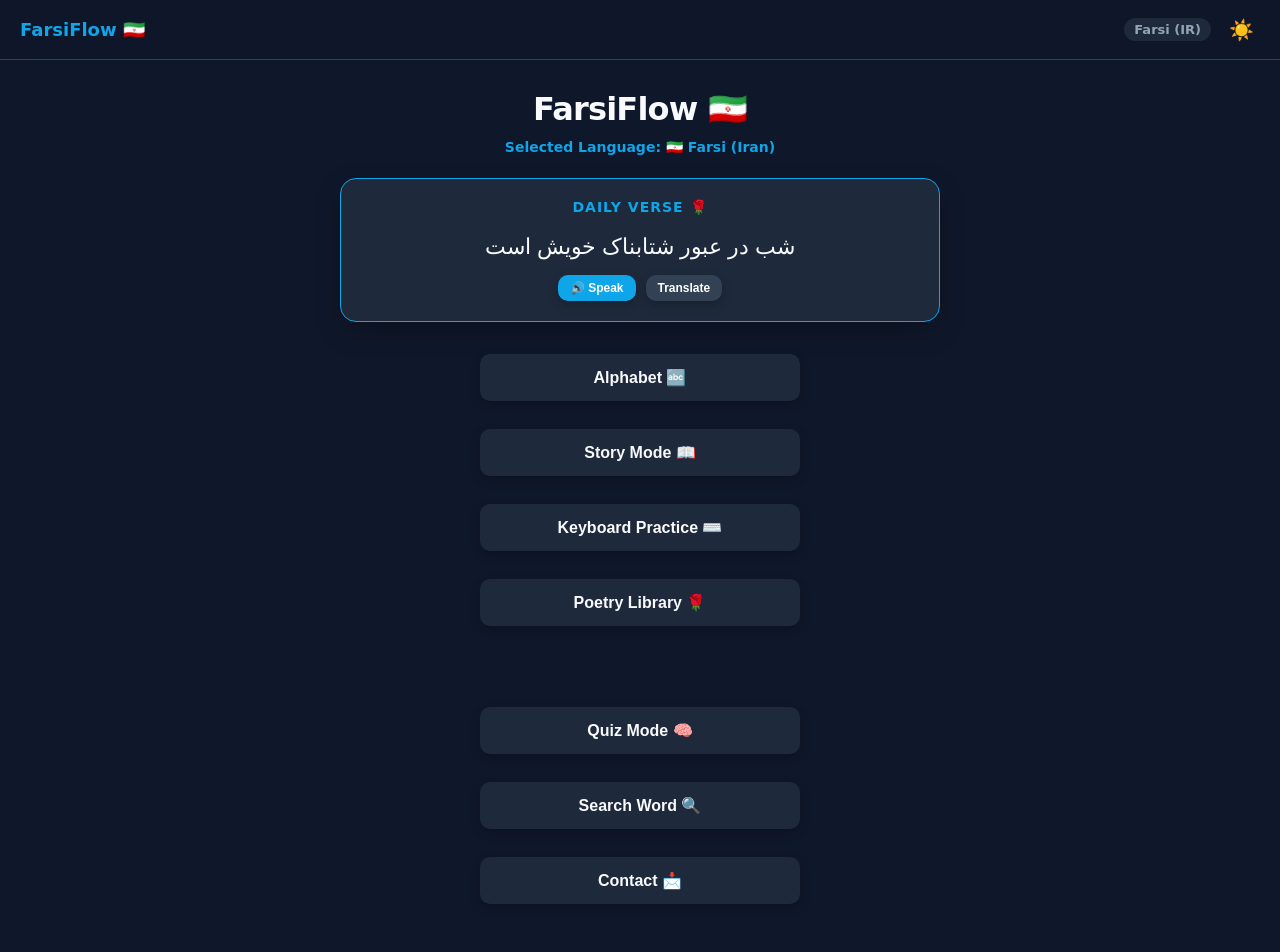
<file: index.html>
<!DOCTYPE html>
<html lang="en">
<head>
  <meta charset="UTF-8">
  <meta name="viewport" content="width=device-width, initial-scale=1.0">
  <title>FarsiFlow — Learn Persian</title>
  <meta name="description" content="Learn Persian (Farsi) alphabets, vocabulary, stories, and poetry with interactive tools. Free language learning PWA.">
  <link rel="stylesheet" href="style.css">
  <link rel="manifest" href="manifest.json">
  <meta name="theme-color" content="#0ea5e9">
  <link rel="icon" type="image/png" sizes="192x192" href="icon-192.png">
  <link rel="icon" type="image/png" sizes="512x512" href="icon-512.png">
  <link rel="apple-touch-icon" href="icon-192.png">
  <meta name="apple-mobile-web-app-capable" content="yes">
  <meta name="apple-mobile-web-app-status-bar-style" content="black-translucent">
  <meta name="apple-mobile-web-app-title" content="FarsiFlow">
</head>

<body>

  <div class="container">
    <h1>FarsiFlow 🇮🇷</h1>
    <p id="currentDialect" style="font-weight: 600; font-size: 14px; margin-bottom: 20px; color: var(--color-primary);"></p>

    <!-- Daily Verse Card -->
    <div class="daily-verse-card" id="dailyVerseCard" style="display:none;">
      <h3>Daily Verse 🌹</h3>
      <div id="dailyVerseArabic" class="daily-verse-arabic">...</div>
      <div id="dailyVerseTranslation" class="daily-verse-translation" style="display:none;">...</div>
      <div class="daily-verse-actions">
        <button class="action-btn" onclick="speakDailyVerse()" style="padding:6px 12px; font-size:12px; margin:0;">🔊 Speak</button>
        <button class="action-btn" onclick="toggleDailyVerseTranslation()" style="padding:6px 12px; font-size:12px; margin:0; background:var(--bg-accent);">Translate</button>
      </div>
    </div>

    <!-- Continue Reading Progress Card -->
    <div class="continue-reading-card" id="continueReadingCard" style="display:none;">
      <h3>Continue Reading 📖</h3>
      <div id="continueReadingTitle" class="continue-reading-title"></div>
      <div id="continueReadingDetails" class="continue-reading-details"></div>
      <div class="continue-reading-progress-container">
        <div id="continueReadingProgressBar" class="continue-reading-progress-bar"></div>
      </div>
      <button class="continue-reading-btn" onclick="resumeReading()">Resume Progress →</button>
    </div>

    <div class="level-buttons">


      <!-- Characters Section -->
      <button onclick="openCharacters()">Alphabet 🔤</button>

      <!-- Dialects Section -->
      <button onclick="goToStories()">Story Mode 📖</button>

      <!-- New Features -->
      <button onclick="location.href='typing.html'">Keyboard Practice ⌨️</button>
      <button onclick="location.href='poetry.html'">Poetry Library 🌹</button>

      <hr>

      <!-- Features -->
      <button onclick="location.href='quiz.html'">Quiz Mode 🧠</button>
      <button onclick="location.href='search.html'">Search Word 🔍</button>
      <button onclick="location.href='contact.html'">Contact 📩</button>

    </div>
  </div>

  <script>

    // ===== SHOW SELECTED DIALECT =====
    const dialect = localStorage.getItem("selectedDialect") || "farsi";

    const dialectNames = {
      farsi: "🇮🇷 Farsi (Iran)",
      dari: "🇦🇫 Dari (Afghanistan)",
      pashto: "🇦🇫 Pashto"
    };

    document.getElementById("currentDialect").innerText =
      "Selected Language: " + (dialectNames[dialect] || "Farsi");

    // ===== LOAD SAVED PROGRESS =====
    function loadReadingProgress() {
      const card = document.getElementById("continueReadingCard");
      const lastStoryKey = localStorage.getItem("lastReadStoryKey");
      if (!lastStoryKey) {
        card.style.display = "none";
        return;
      }
      
      const progressSaved = localStorage.getItem("readingProgress_" + lastStoryKey);
      if (!progressSaved) {
        card.style.display = "none";
        return;
      }
      
      try {
        const progress = JSON.parse(progressSaved);
        
        if (progress && progress.title) {
          let title = progress.title;
          if (title.includes("(")) {
            title = title.split("(")[0].trim();
          }
          
          document.getElementById("continueReadingTitle").innerText = title;
          
          const chDisplay = progress.chapter >= 0 ? progress.chapter + 1 : 1;
          const totalChapters = progress.chaptersCount || 1;
          const scrollPercent = progress.scroll || 0;
          
          document.getElementById("continueReadingDetails").innerText = 
            `Chapter ${chDisplay} of ${totalChapters} • ${scrollPercent}% complete`;
            
          const overallPercent = Math.round(((progress.chapter + (scrollPercent / 100)) / totalChapters) * 100);
          document.getElementById("continueReadingProgressBar").style.width = overallPercent + "%";
          
          card.style.display = "block";
          
          window.resumeReading = function() {
            localStorage.setItem("currentStory", lastStoryKey);
            window.location.href = "storyViewer.html";
          };
        } else {
          card.style.display = "none";
        }
      } catch (err) {
        console.error("Error loading reading progress:", err);
        card.style.display = "none";
      }
    }

    // Call progress loader on startup
    loadReadingProgress();

    function openCharacters() {
      localStorage.setItem("level", "basic");
      window.location.href = "characters.html";
    }

    function goToStories() {
      window.location.href = "dialect.html";
    }

    // ===== DAILY VERSE CONTROLLER =====
    let dailyVerseText = "";
    
    async function loadDailyVerse() {
      try {
        const res = await fetch("poetry_farsi.json");
        const json = await res.json();
        if (json.poems && json.poems.length > 0) {
          // Use day of the year to pick a stable verse index
          const dayOfYear = Math.floor((new Date() - new Date(new Date().getFullYear(), 0, 0)) / 86400000);
          const poem = json.poems[dayOfYear % json.poems.length];
          const verse = poem.verses[dayOfYear % poem.verses.length];
          
          dailyVerseText = verse.farsi;
          
          document.getElementById("dailyVerseArabic").innerText = verse.farsi;
          document.getElementById("dailyVerseTranslation").innerText = verse.english;
          document.getElementById("dailyVerseCard").style.display = "block";
        }
      } catch (e) {
        console.log("Could not load daily verse:", e);
      }
    }

    window.speakDailyVerse = function() {
      if (!dailyVerseText) return;
      speechSynthesis.cancel();
      const utterance = new SpeechSynthesisUtterance(dailyVerseText);
      utterance.lang = "fa-IR";
      const voices = speechSynthesis.getVoices();
      const faVoice = voices.find(v => v.lang.startsWith("fa") || v.lang.startsWith("fa-IR"));
      if (faVoice) {
        utterance.voice = faVoice;
      }
      speechSynthesis.speak(utterance);
    };

    window.toggleDailyVerseTranslation = function() {
      const el = document.getElementById("dailyVerseTranslation");
      if (el) {
        el.style.display = el.style.display === "none" ? "block" : "none";
      }
    };

    // Load Daily Verse on startup
    loadDailyVerse();

    // ===== SERVICE WORKER REGISTRATION =====
    if ("serviceWorker" in navigator) {
      window.addEventListener("load", () => {
        navigator.serviceWorker.register("sw.js")
          .then(reg => console.log("Service Worker registered!", reg))
          .catch(err => console.log("Service Worker registration failed:", err));
      });
    }

  </script>
  <script src="layout.js"></script>
</body>
</html>
</file>
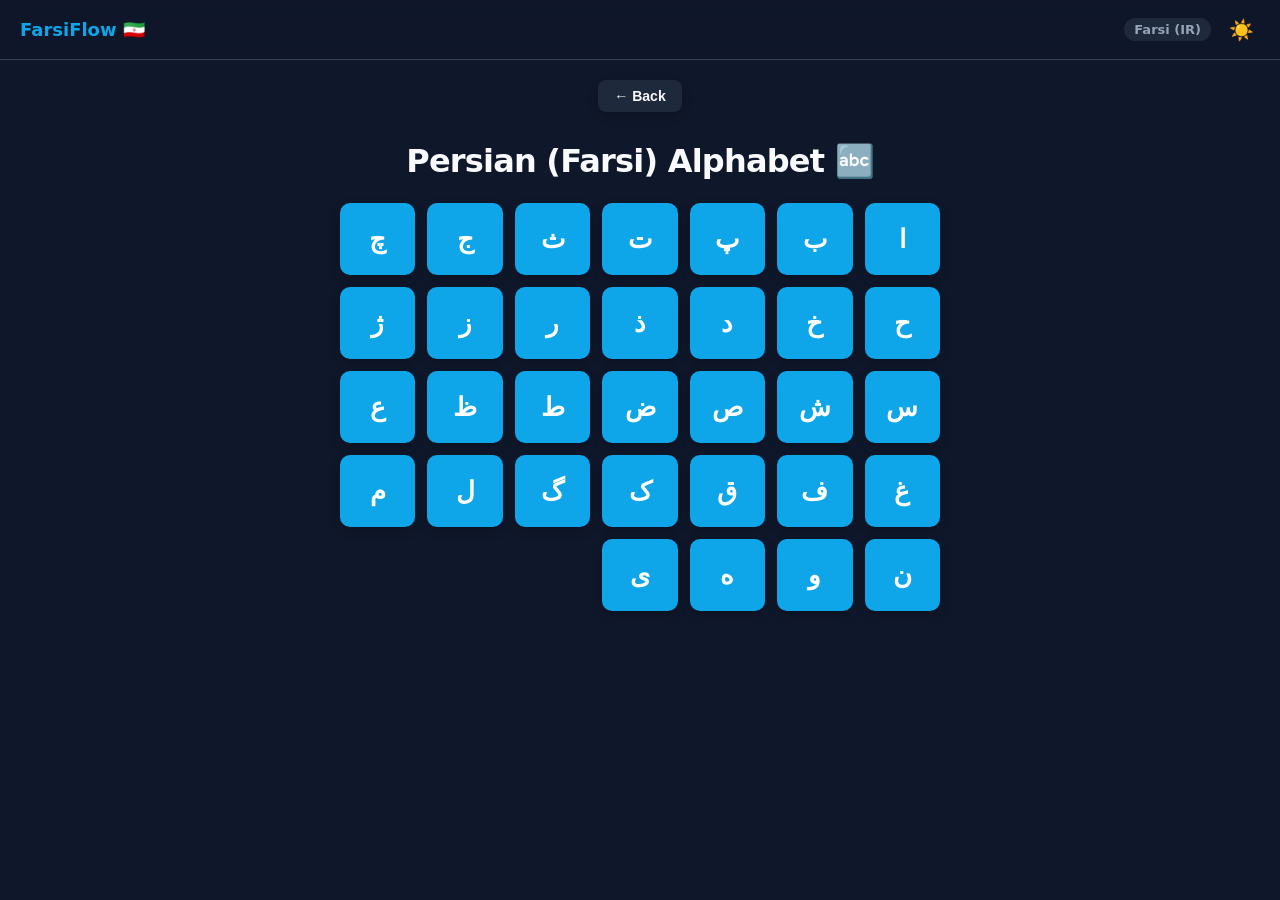
<file: characters.html>
<!DOCTYPE html> 
<html lang="en">
<head>
  <meta charset="UTF-8">
  <meta name="viewport" content="width=device-width, initial-scale=1.0">
  <title>FarsiFlow - Characters</title>
  <link rel="stylesheet" href="style.css">
  <link rel="manifest" href="manifest.json">
  <meta name="theme-color" content="#0ea5e9">
</head>

<body>

  <button class="back-btn" onclick="goBack()">← Back</button>

  <div class="container">
    <h1>Persian (Farsi) Alphabet 🔤</h1>

    <!-- Character List -->
    <div id="characterList" dir="rtl"></div>
  </div>

  <script src="characters.js"></script>

  <script>
    function goBack() {
      window.history.back();
    }
  </script>
  <script src="layout.js"></script>
</body>
</html>
</file>
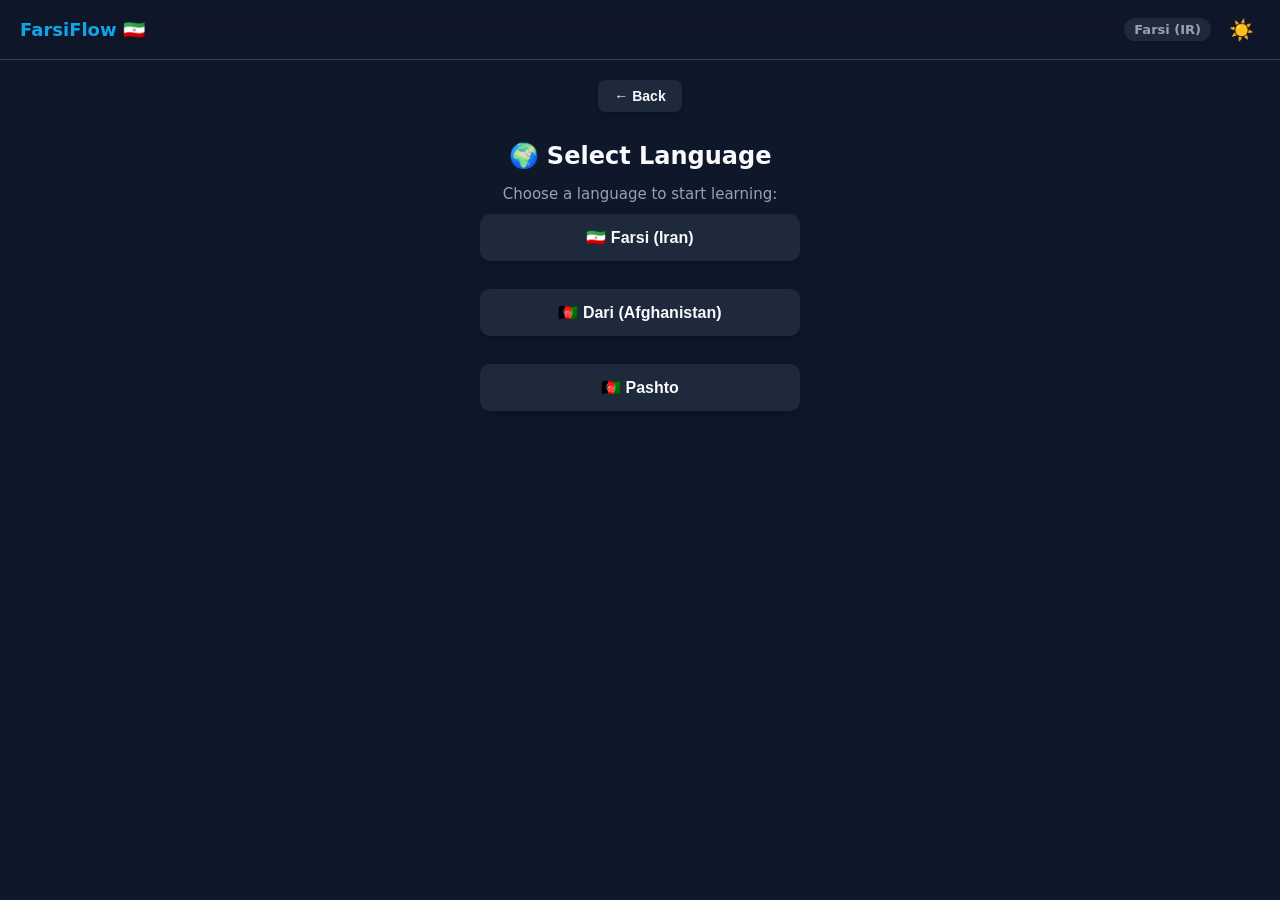
<file: dialect.html>
<!DOCTYPE html>
<html lang="en">
<head>
  <meta charset="UTF-8">
  <meta name="viewport" content="width=device-width, initial-scale=1.0">
  <title>Languages | FarsiFlow</title>
  <link rel="stylesheet" href="style.css">
  <link rel="manifest" href="manifest.json">
  <meta name="theme-color" content="#0ea5e9">
</head>

<body>

<button class="back-btn" onclick="goBack()">← Back</button>

<div class="container">
  <h2>🌍 Select Language</h2>
  <p>Choose a language to start learning:</p>

  <div class="level-buttons">

    <button onclick="selectLanguage('farsi')">
      🇮🇷 Farsi (Iran)
    </button>

    <button onclick="selectLanguage('dari')">
      🇦🇫 Dari (Afghanistan)
    </button>

    <button onclick="selectLanguage('pashto')">
      🇦🇫 Pashto
    </button>

  </div>
</div>

<script>
function goBack() {
  window.history.back();
}

// ✅ SELECT LANGUAGE
function selectLanguage(type) {
  localStorage.setItem("selectedDialect", type);

  // optional debug
  console.log("Selected:", type);

  // go to stories
  window.location.href = "stories.html";
}
</script>
<script src="layout.js"></script>
</body>
</html>
</file>
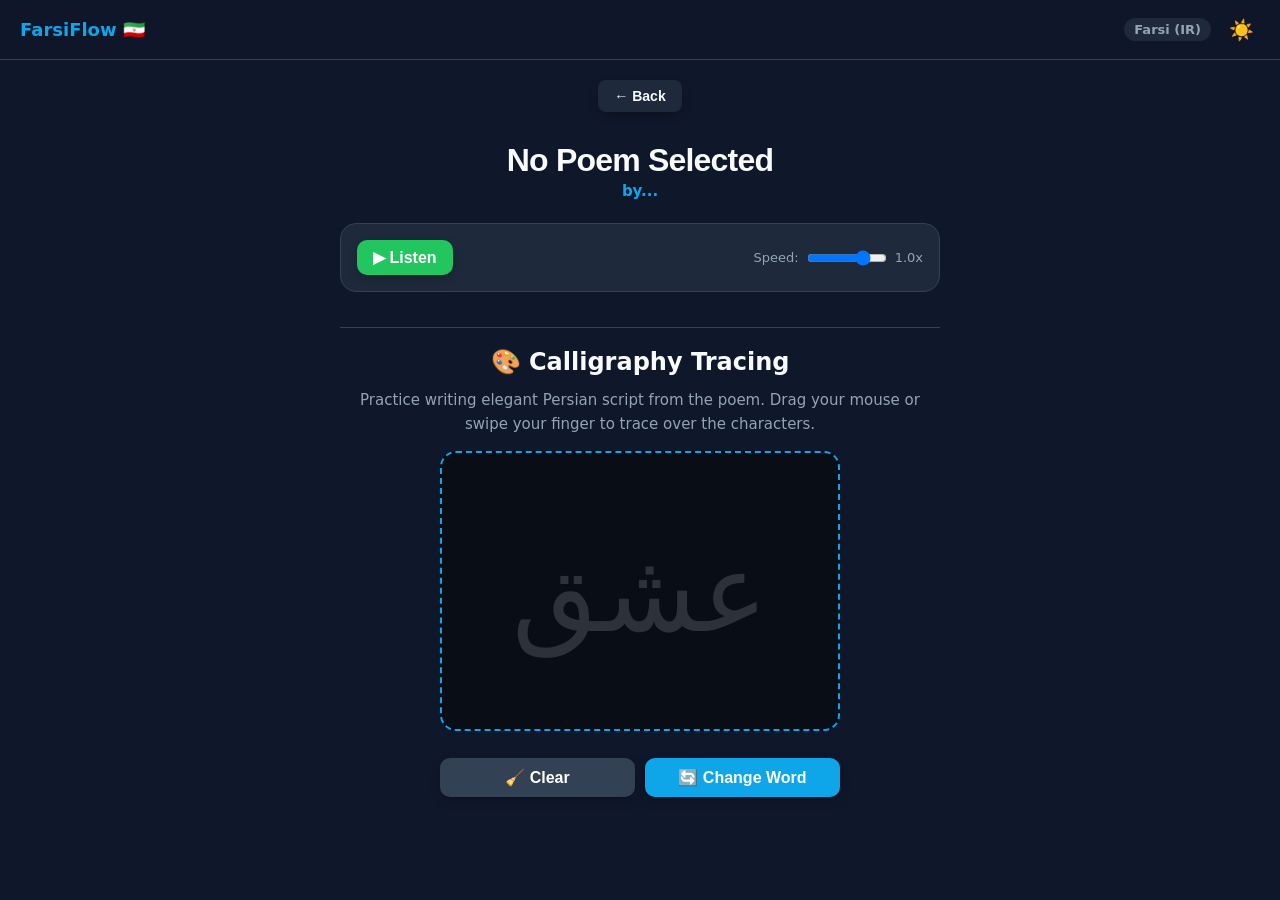
<file: poemViewer.html>
<!DOCTYPE html>
<html lang="en">
<head>
  <meta charset="UTF-8">
  <meta name="viewport" content="width=device-width, initial-scale=1.0">
  <title>Poem Reader | FarsiFlow</title>
  <link rel="stylesheet" href="style.css">
  <link rel="manifest" href="manifest.json">
  <meta name="theme-color" content="#0ea5e9">
</head>
<body>

<button class="back-btn" onclick="goBack()">← Back</button>

<div class="container">
  <h1 id="poemTitle" style="font-family: var(--font-arabic); direction: rtl; text-align: center;">Loading Poem...</h1>
  <p id="poemSubtitle" style="margin-top:-8px; margin-bottom: 20px; font-weight:600; color: var(--color-primary);">by...</p>

  <!-- Audio playback settings bar -->
  <div class="audio-controls-panel">
    <div class="audio-buttons">
      <button onclick="playFullPoem()" id="playPoemBtn" style="width:auto; padding:8px 16px; margin:0; background: var(--color-success);">▶ Listen</button>
      <button onclick="stopPoemSpeech()" id="stopPoemBtn" style="width:auto; padding:8px 16px; margin:0; background: var(--color-error); display:none;">⏹ Stop</button>
    </div>
    <div class="speed-control">
      <span>Speed:</span>
      <input type="range" id="speechSpeed" min="0.4" max="1.2" step="0.2" value="1.0" onchange="updateSpeedDisplay()">
      <span id="speedValue">1.0x</span>
    </div>
  </div>

  <!-- Poetry Verses List Container -->
  <div class="poem-viewer-container" id="poemVersesContainer"></div>

  <hr>

  <!-- Calligraphy Tracing Canvas Section -->
  <h2>🎨 Calligraphy Tracing</h2>
  <p>Practice writing elegant Persian script from the poem. Drag your mouse or swipe your finger to trace over the characters.</p>

  <div class="canvas-wrapper">
    <canvas id="tracingCanvas" width="380" height="280"></canvas>
    <div class="canvas-guidance" id="canvasGuidance">عشق</div>
  </div>
  
  <div class="canvas-controls">
    <button onclick="clearCanvas()" style="background: var(--bg-accent);">🧹 Clear</button>
    <button onclick="toggleGuidanceWord()" style="background: var(--color-primary);">🔄 Change Word</button>
  </div>
</div>

<!-- Word detailed bottom sheet definitions modal -->
<div id="popup" style="display:none;"></div>

<script src="https://code.responsivevoice.org/responsivevoice.js?key=FREE"></script>
<script src="poemViewer.js"></script>
<script>
function goBack() {
  window.history.back();
}
</script>
<script src="layout.js"></script>
</body>
</html>
</file>
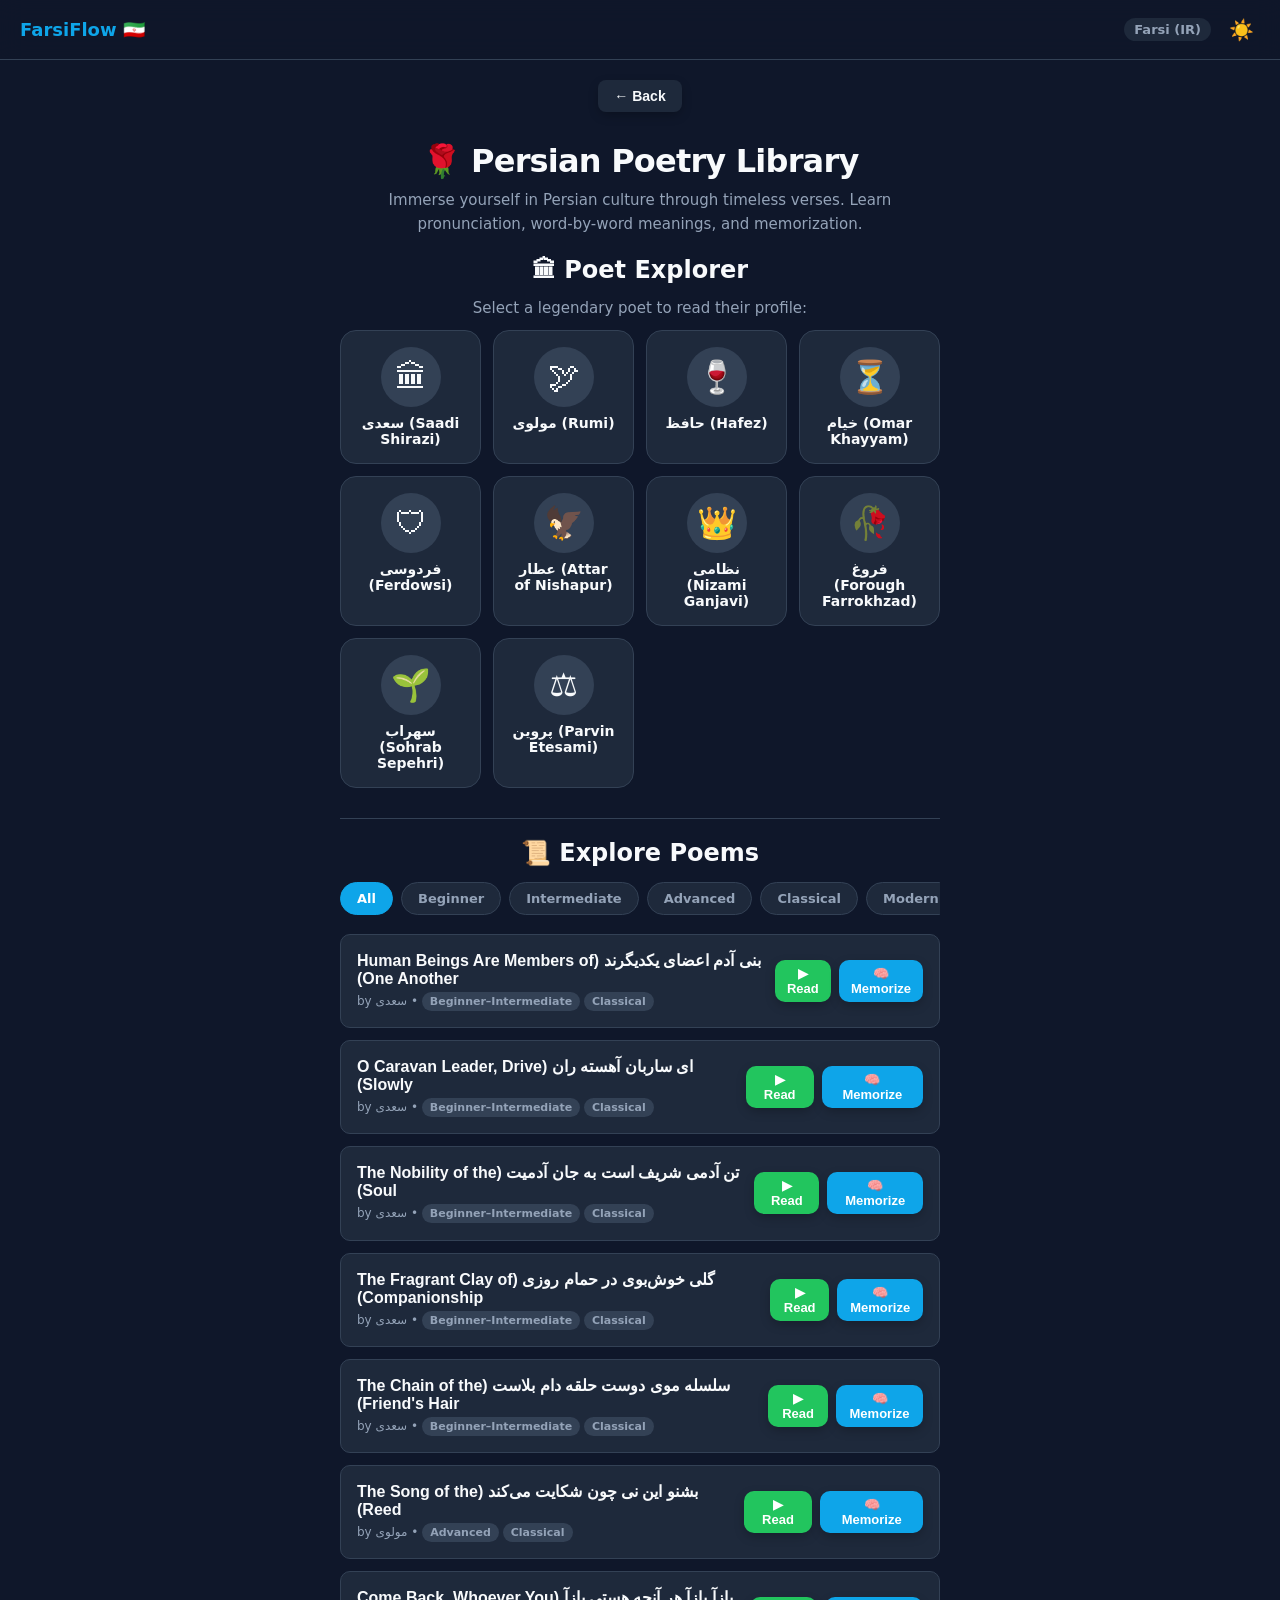
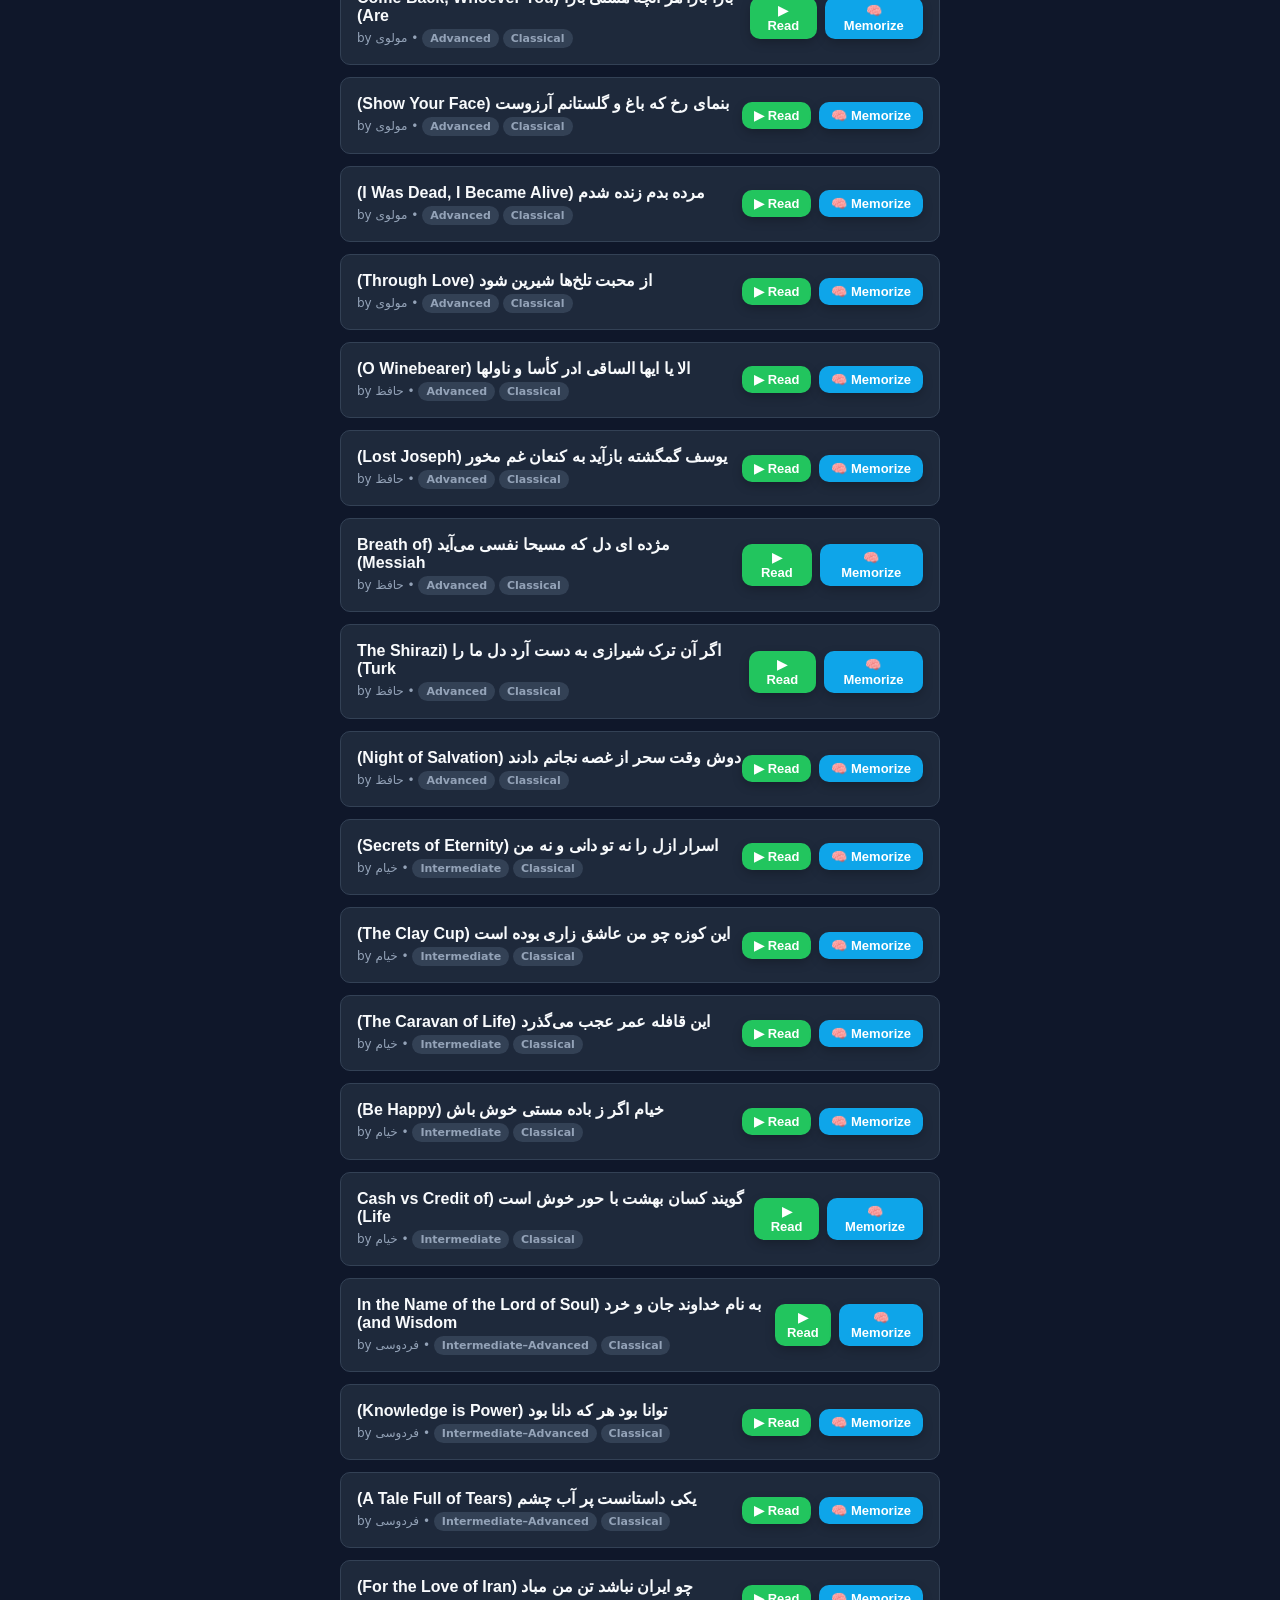
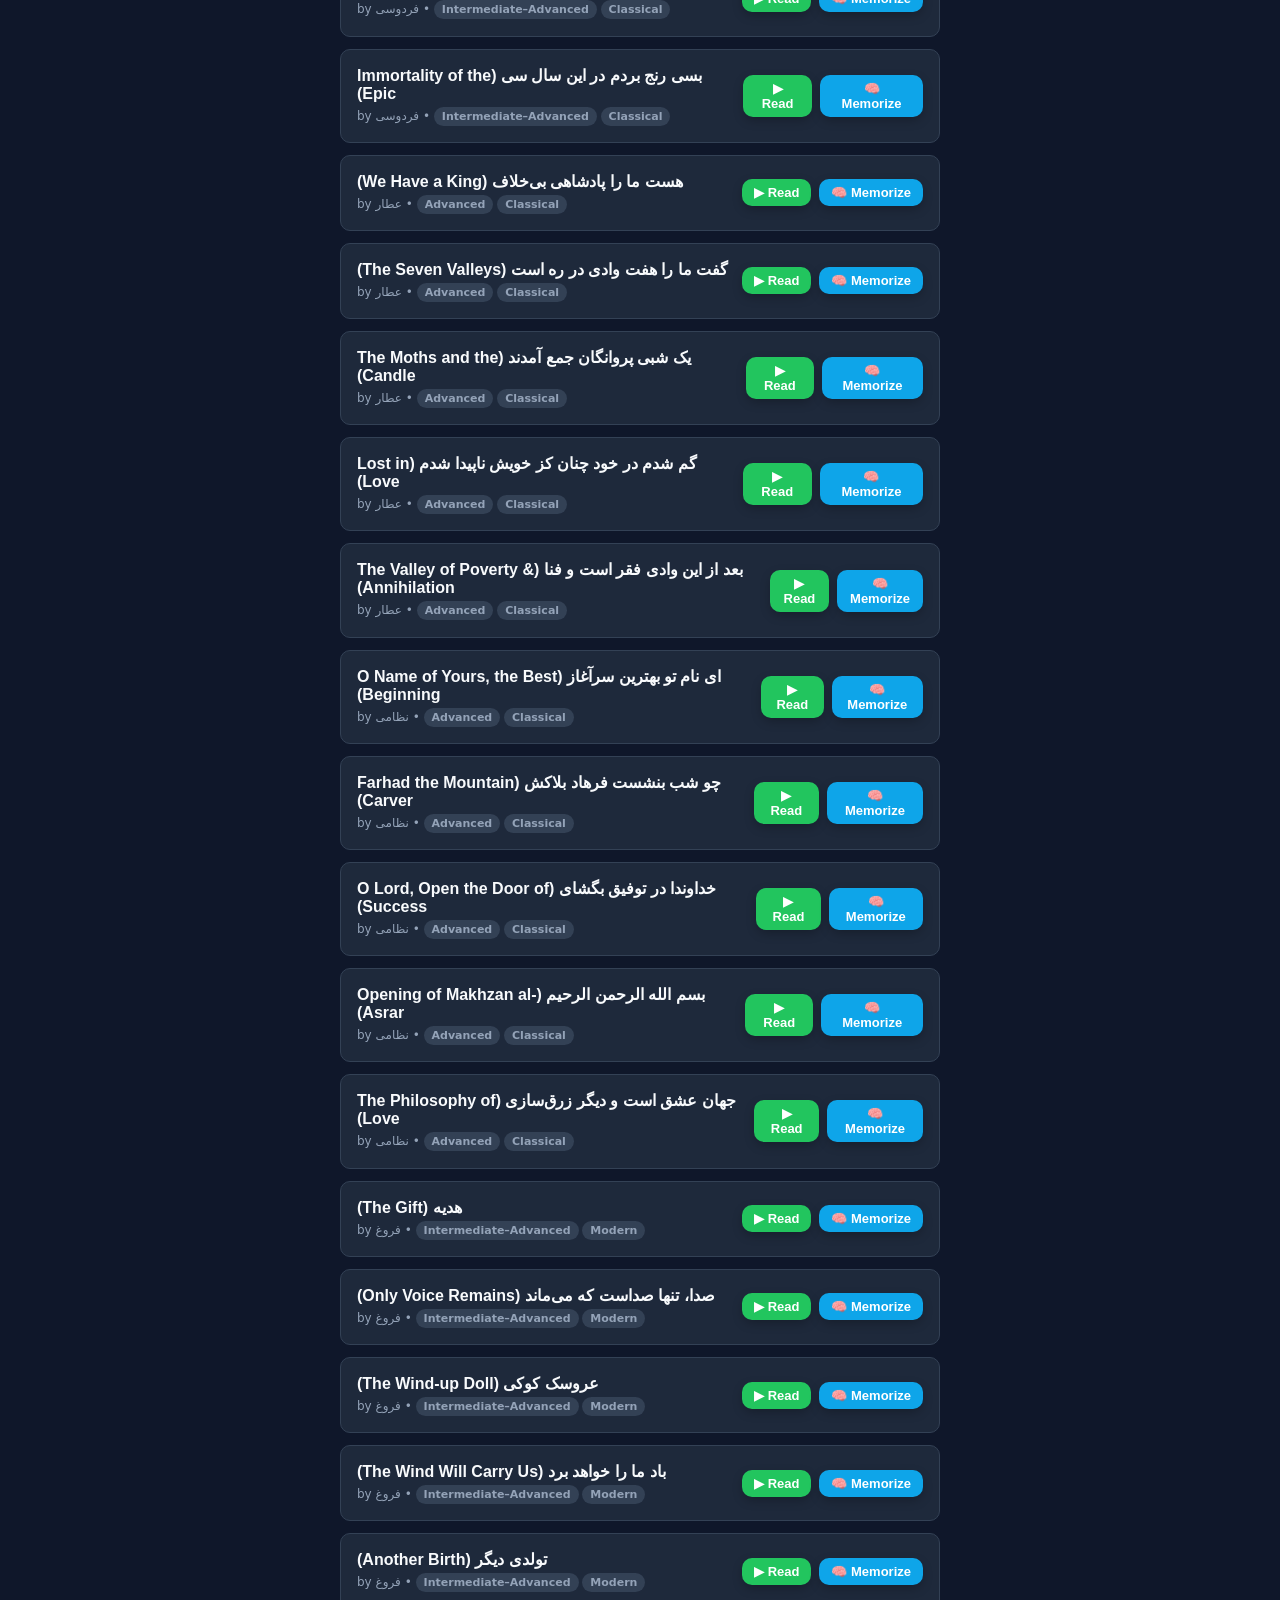
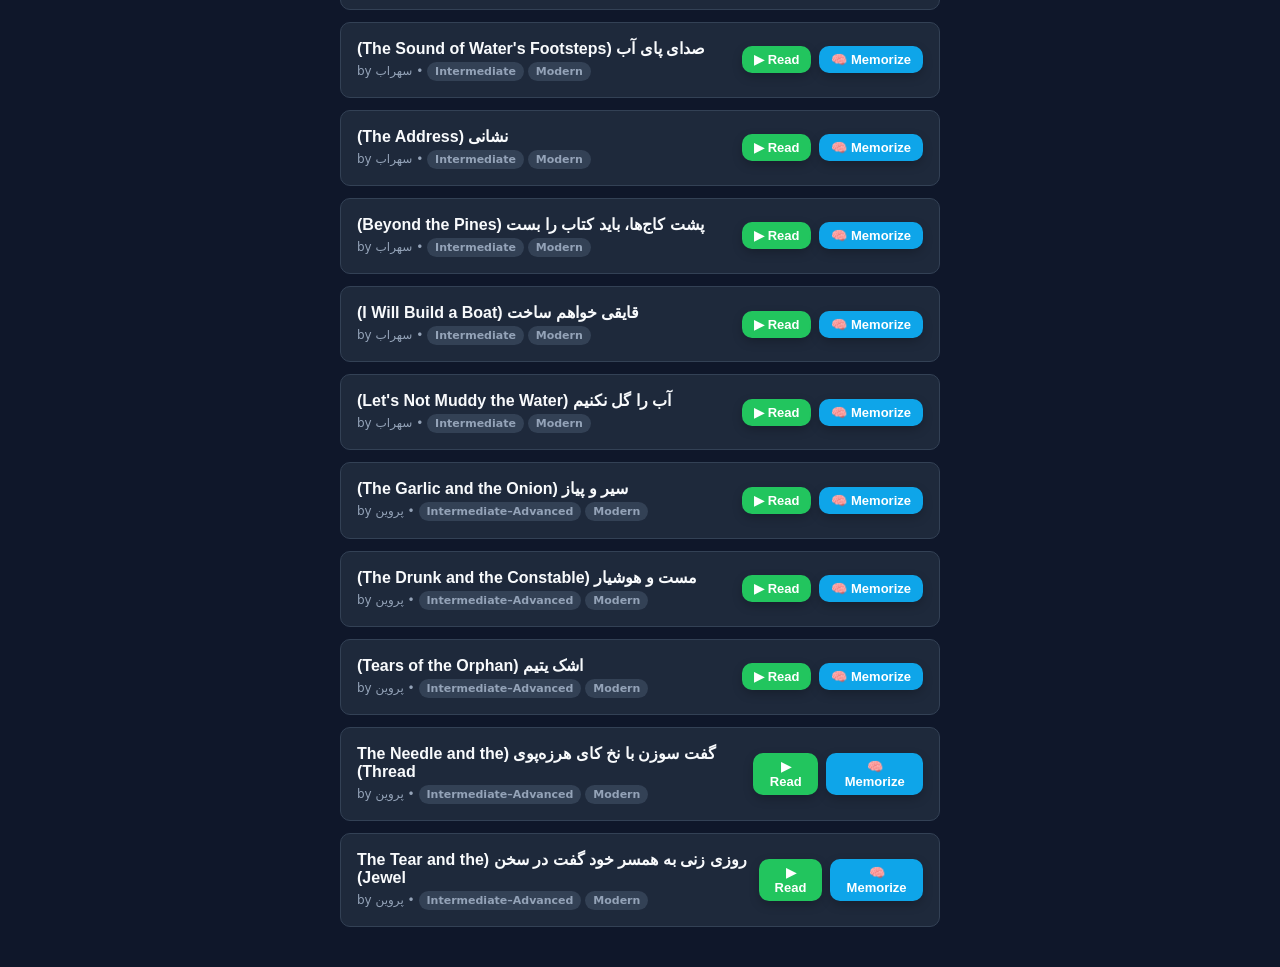
<file: poetry.html>
<!DOCTYPE html>
<html lang="en">
<head>
  <meta charset="UTF-8">
  <meta name="viewport" content="width=device-width, initial-scale=1.0">
  <title>Poetry Library | FarsiFlow</title>
  <link rel="stylesheet" href="style.css">
  <link rel="manifest" href="manifest.json">
  <meta name="theme-color" content="#0ea5e9">
</head>
<body>

<button class="back-btn" onclick="goBack()">← Back</button>

<div class="container">
  <h1>🌹 Persian Poetry Library</h1>
  <p>Immerse yourself in Persian culture through timeless verses. Learn pronunciation, word-by-word meanings, and memorization.</p>

  <!-- Section 1: Poet Explorer -->
  <h2>🏛 Poet Explorer</h2>
  <p>Select a legendary poet to read their profile:</p>
  <div class="poetry-grid" id="poetsContainer"></div>

  <hr>

  <!-- Section 2: Poem Categories -->
  <h2>📜 Explore Poems</h2>
  <div class="tabs-container">
    <div class="tab-item active" onclick="filterCategory('all')">All</div>
    <div class="tab-item" onclick="filterCategory('Beginner')">Beginner</div>
    <div class="tab-item" onclick="filterCategory('Intermediate')">Intermediate</div>
    <div class="tab-item" onclick="filterCategory('Advanced')">Advanced</div>
    <div class="tab-item" onclick="filterCategory('Classical')">Classical</div>
    <div class="tab-item" onclick="filterCategory('Modern')">Modern</div>
  </div>

  <div id="poemsContainer"></div>
</div>

<!-- Poet Explorer Profile Detail Modal -->
<div id="popup" style="display:none;"></div>

<script src="poetry.js"></script>
<script>
function goBack() {
  window.history.back();
}
</script>
<script src="layout.js"></script>
</body>
</html>
</file>
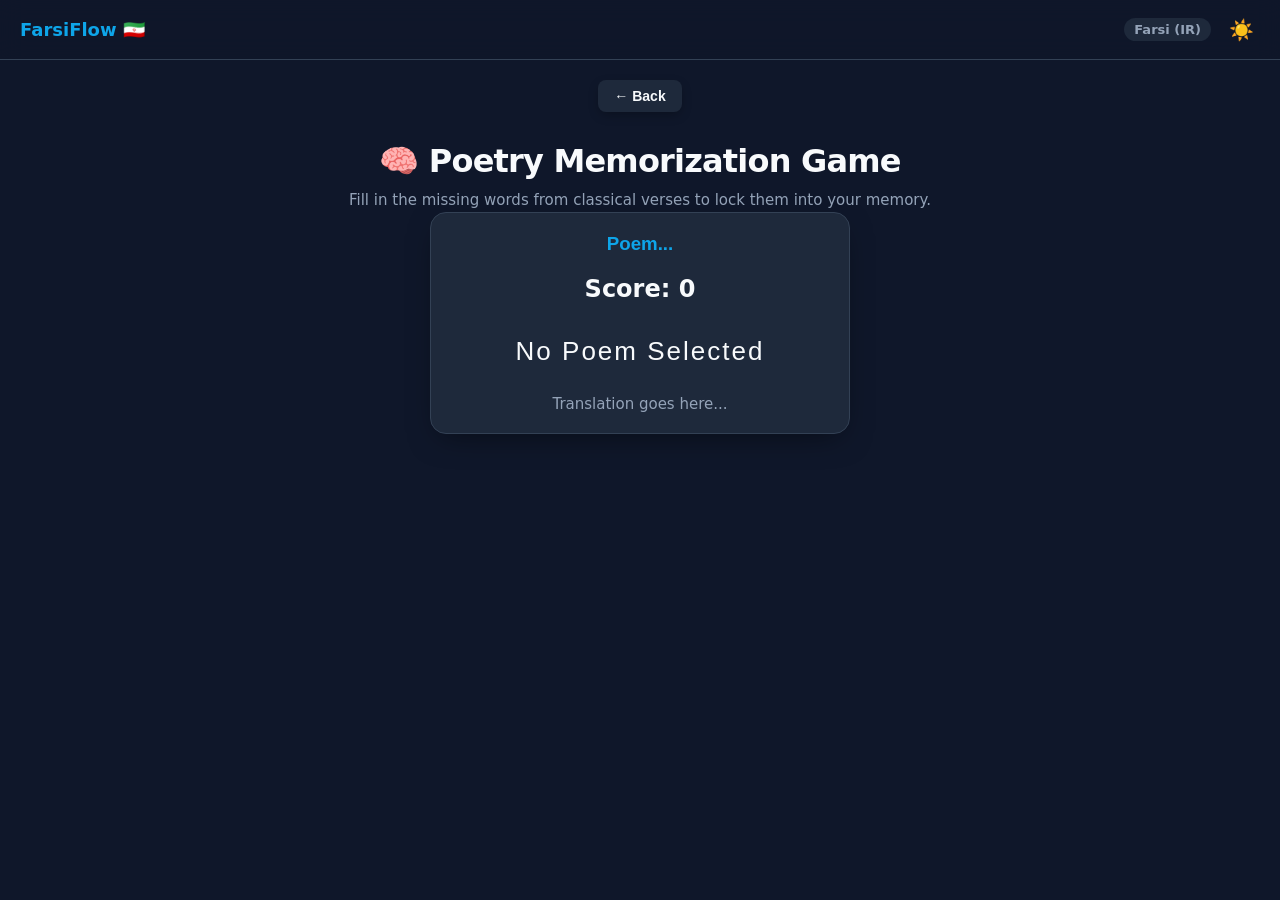
<file: poetryGame.html>
<!DOCTYPE html>
<html lang="en">
<head>
  <meta charset="UTF-8">
  <meta name="viewport" content="width=device-width, initial-scale=1.0">
  <title>Poetry Game | FarsiFlow</title>
  <link rel="stylesheet" href="style.css">
  <link rel="manifest" href="manifest.json">
  <meta name="theme-color" content="#0ea5e9">
</head>
<body>

<button class="back-btn" onclick="goBack()">← Back</button>

<div class="container">
  <h1>🧠 Poetry Memorization Game</h1>
  <p>Fill in the missing words from classical verses to lock them into your memory.</p>

  <div class="typing-container">
    <div class="target-text-card">
      <h3 id="gamePoemTitle" style="color:var(--color-primary); font-family:var(--font-arabic);">Poem...</h3>
      <h2 id="scoreDisplay" style="margin-bottom: 15px;">Score: 0</h2>
      
      <!-- Incomplete verse line -->
      <div id="incompleteVerse" class="target-arabic" style="font-size: 26px; line-height: 1.8;">Loading verse...</div>
      <div id="verseTranslation" class="target-meaning" style="margin-top: 10px;">Translation goes here...</div>
    </div>

    <!-- Options grid buttons -->
    <div class="level-buttons" id="optionsGrid" style="width: 100%; max-width: 420px; margin-top: 15px;">
      <!-- Option buttons will be dynamically generated here -->
    </div>

    <!-- Next Question Button -->
    <button id="nextQuestionBtn" onclick="generateQuestion()" style="display:none; background: var(--color-success); max-width: 200px; margin-top: 20px;">
      Next Verse ➔
    </button>
  </div>
</div>

<script src="poetryGame.js"></script>
<script>
function goBack() {
  window.history.back();
}
</script>
<script src="layout.js"></script>
</body>
</html>
</file>
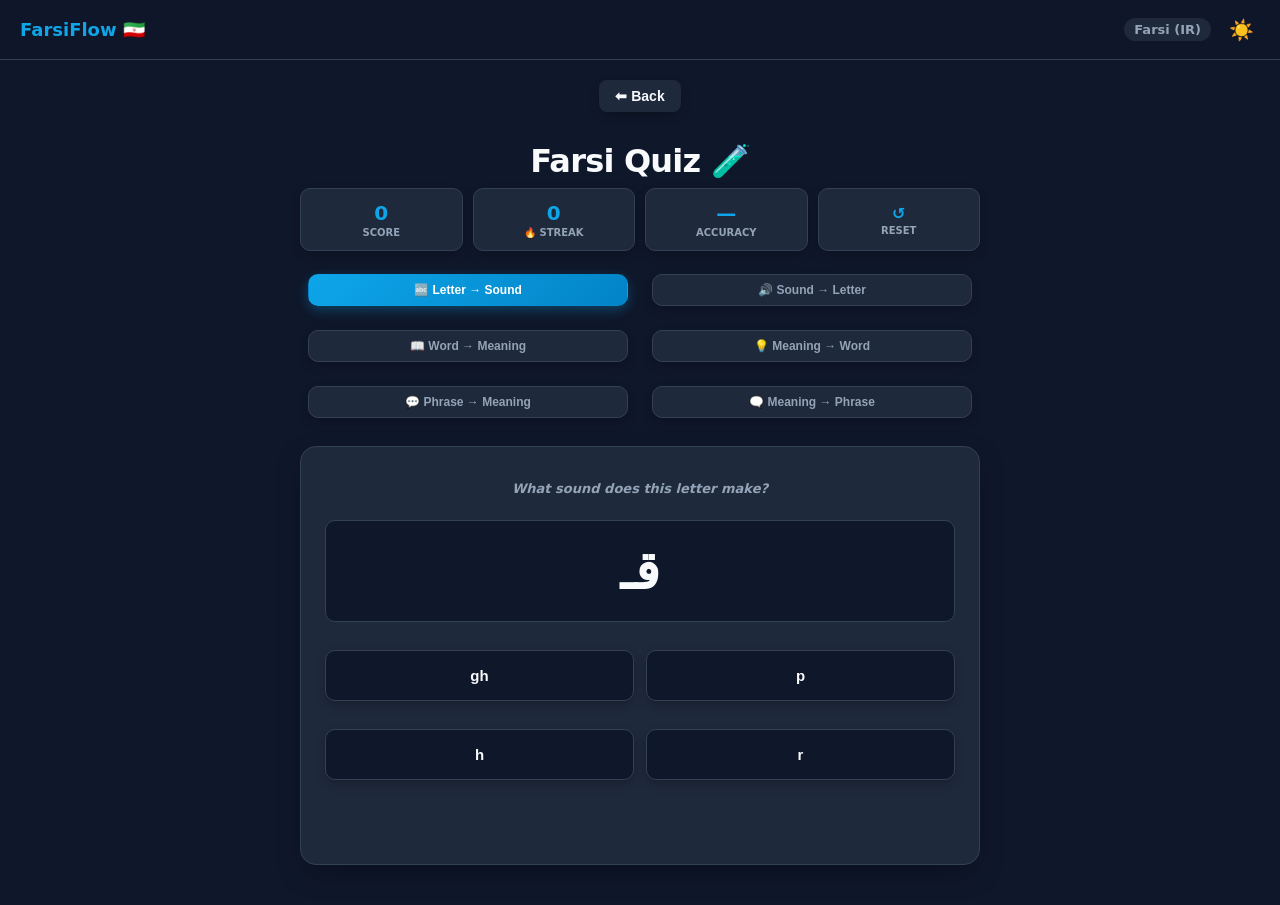
<file: quiz.html>
<!DOCTYPE html>
<html lang="en">
<head>
  <meta charset="UTF-8">
  <meta name="viewport" content="width=device-width, initial-scale=1.0">
  <title>Quiz | FarsiFlow</title>
  <meta name="description" content="Test your Farsi knowledge with letter, word, and phrase quizzes in FarsiFlow.">
  <link rel="stylesheet" href="style.css">
  <link rel="manifest" href="manifest.json">
  <meta name="theme-color" content="#0ea5e9">
</head>

<body>

<button class="back-btn" id="backBtn">⬅ Back</button>

<div class="container quiz-page-container">
  <h1 class="page-title">Farsi Quiz 🧪</h1>

  <!-- Stats Bar -->
  <div class="stats-dashboard">
    <div class="stat-widget">
      <span class="stat-value" id="score">0</span>
      <span class="stat-label">Score</span>
    </div>
    <div class="stat-widget">
      <span class="stat-value" id="streakCount">0</span>
      <span class="stat-label">🔥 Streak</span>
    </div>
    <div class="stat-widget">
      <span class="stat-value" id="accuracyPct">—</span>
      <span class="stat-label">Accuracy</span>
    </div>
    <div class="stat-widget" style="cursor:pointer;" onclick="resetScore()">
      <span class="stat-value" style="font-size:16px;">↺</span>
      <span class="stat-label">Reset</span>
    </div>
  </div>

  <!-- Quiz Type Selection -->
  <div class="quiz-types" id="quizTypeBar">
    <button class="quiz-type-btn" data-type="charToSound" onclick="setQuizType('charToSound')">🔤 Letter → Sound</button>
    <button class="quiz-type-btn" data-type="soundToChar" onclick="setQuizType('soundToChar')">🔊 Sound → Letter</button>
    <button class="quiz-type-btn" data-type="wordToMeaning" onclick="setQuizType('wordToMeaning')">📖 Word → Meaning</button>
    <button class="quiz-type-btn" data-type="meaningToWord" onclick="setQuizType('meaningToWord')">💡 Meaning → Word</button>
    <button class="quiz-type-btn" data-type="phraseToMeaning" onclick="setQuizType('phraseToMeaning')">💬 Phrase → Meaning</button>
    <button class="quiz-type-btn" data-type="meaningToPhrase" onclick="setQuizType('meaningToPhrase')">🗨️ Meaning → Phrase</button>
  </div>

  <!-- Quiz Card -->
  <div class="quiz-card">
    <!-- Question Hint -->
    <p id="questionHint" class="question-hint"></p>

    <!-- Question Display -->
    <div id="questionChar" class="question-display farsi-large">?</div>

    <!-- Answer Options -->
    <div id="options" class="options-grid"></div>

    <!-- Result Feedback -->
    <p id="result" class="result-display"></p>

    <!-- Next Button -->
    <button id="nextBtn" onclick="nextQuestion()" style="display:none;" class="btn-primary btn-next">
      Next Question →
    </button>
  </div>
</div>

<script src="quiz.js"></script>
<script>
document.getElementById("backBtn").addEventListener("click", () => window.history.back());
</script>
<script src="layout.js"></script>
</body>
</html>
</file>
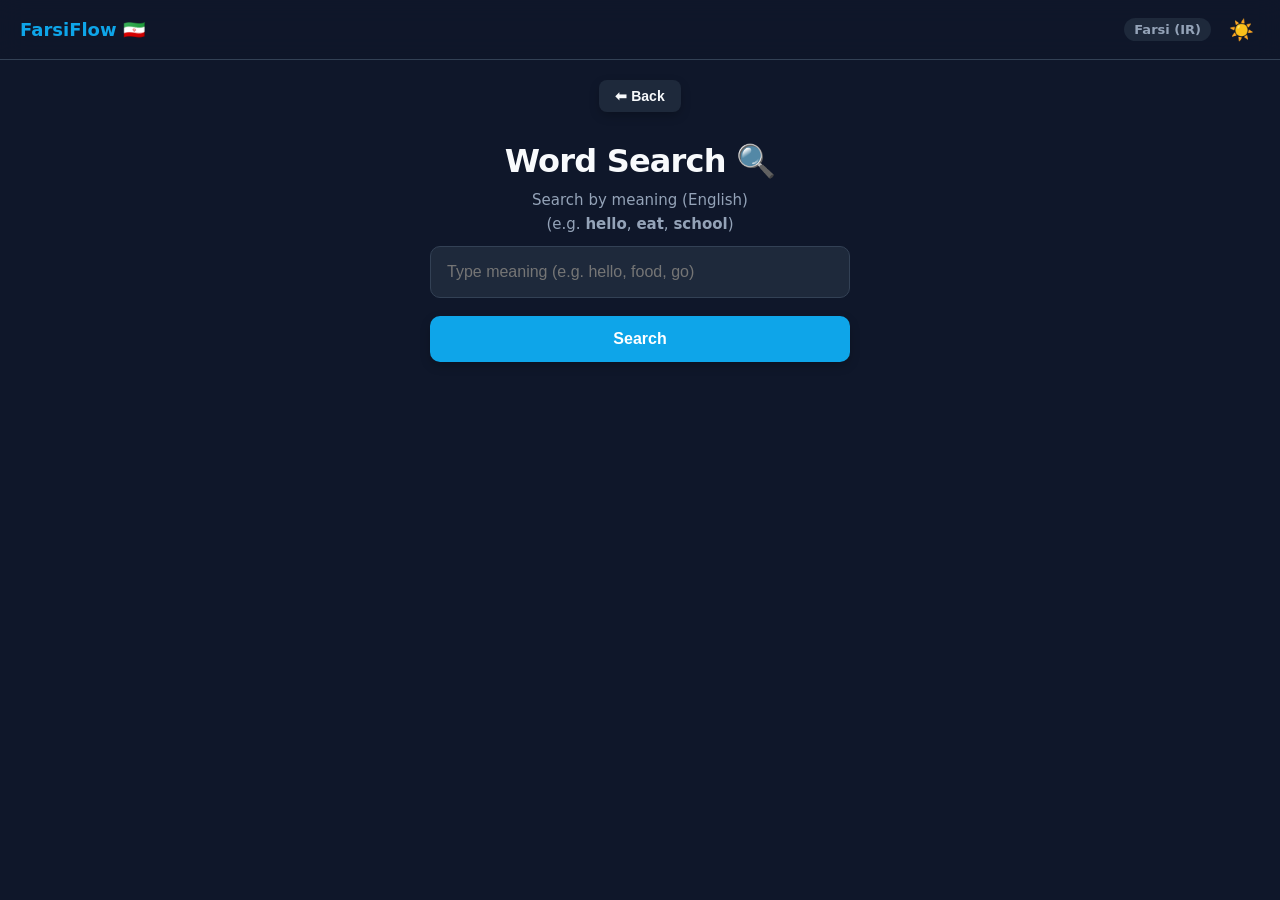
<file: search.html>
<!DOCTYPE html>
<html lang="en">
<head>
  <meta charset="UTF-8">
  <meta name="viewport" content="width=device-width, initial-scale=1.0">
  <title>Search | FarsiFlow</title>
  <link rel="stylesheet" href="style.css">
  <link rel="manifest" href="manifest.json">
  <meta name="theme-color" content="#0ea5e9">
</head>
<body>

<button class="back-btn" onclick="goBack()">⬅ Back</button>

<div class="container">
  <h1>Word Search 🔍</h1>

  <p>
    Search by meaning (English)<br>
    (e.g. <b>hello</b>, <b>eat</b>, <b>school</b>)
  </p>

  <input 
    type="text" 
    id="searchInput" 
     class="search-input"
    placeholder="Type meaning (e.g. hello, food, go)"
  >

  <button class="search-btn" onclick="search()">Search</button>

  <div id="results"></div>
</div>

<script src="search.js"></script>

<script>
function goBack() {
  window.history.back();
}
</script>
<script src="layout.js"></script>
</body>
</html>
</file>
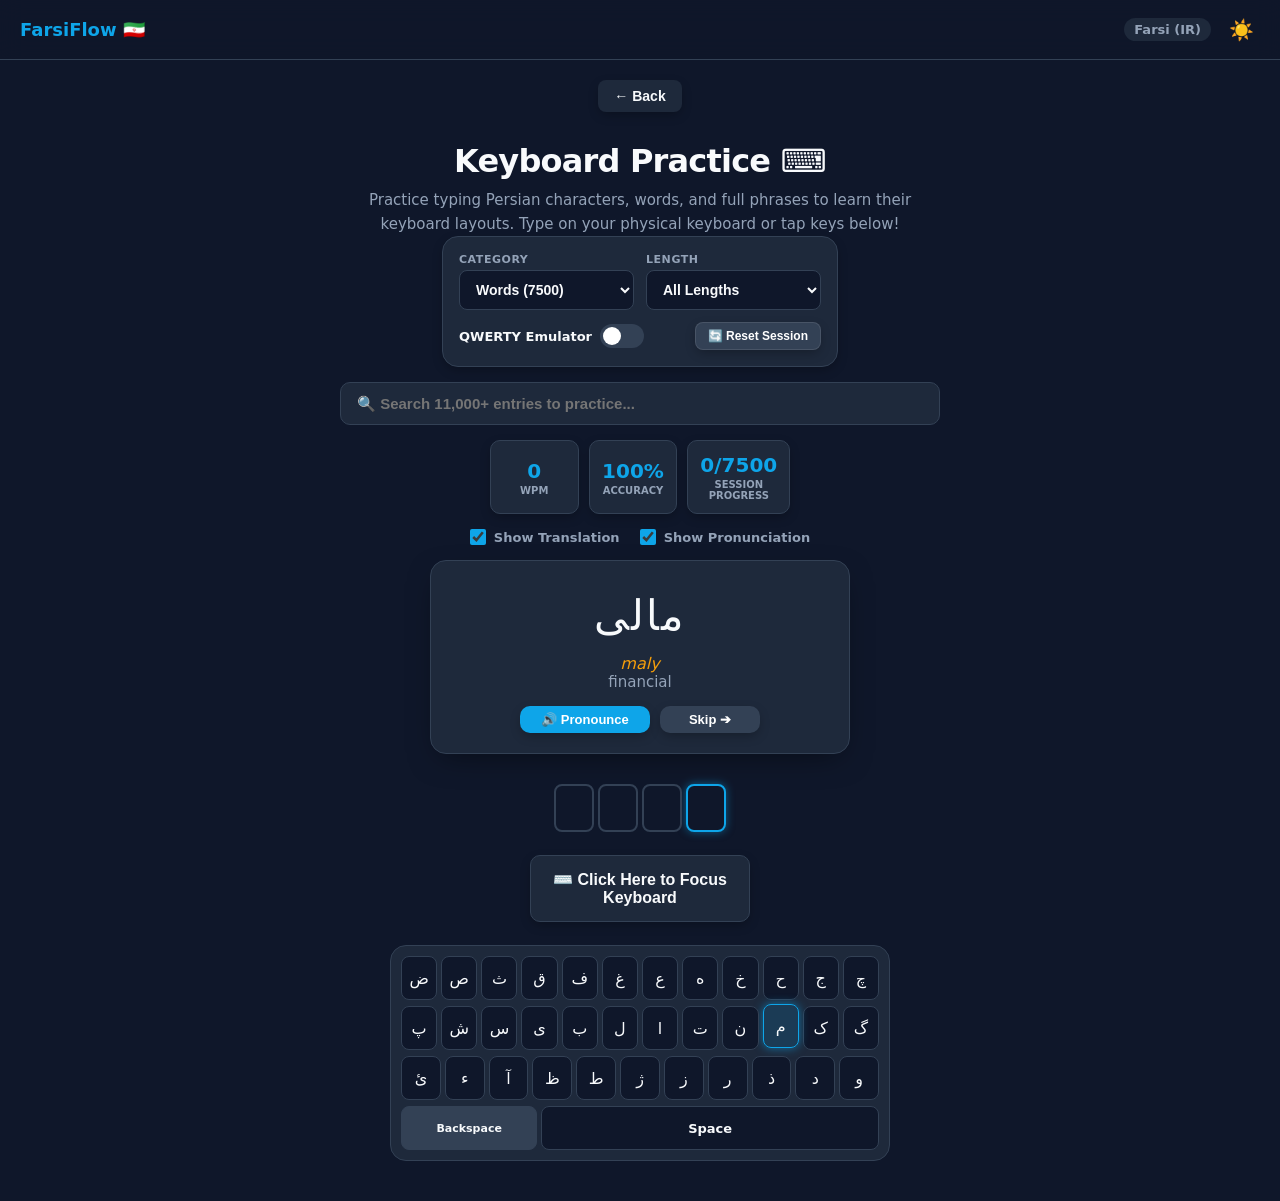
<file: typing.html>
<!DOCTYPE html>
<html lang="en">
<head>
  <meta charset="UTF-8">
  <meta name="viewport" content="width=device-width, initial-scale=1.0">
  <title>Keyboard Practice | FarsiFlow</title>
  <link rel="stylesheet" href="style.css">
  <link rel="manifest" href="manifest.json">
  <meta name="theme-color" content="#0ea5e9">
</head>
<body>

<button class="back-btn" onclick="goBack()">← Back</button>

<div class="container">
  <h1>Keyboard Practice ⌨️</h1>
  <p>Practice typing Persian characters, words, and full phrases to learn their keyboard layouts. Type on your physical keyboard or tap keys below!</p>

  <div class="typing-container">
    
    <!-- Dashboard Control Panel -->
    <div class="control-panel-card">
      <div class="control-row">
        <div class="control-group">
          <label for="categorySelector">Category</label>
          <select id="categorySelector" onchange="changeCategory()">
            <option value="words" selected>Words (7,500)</option>
            <option value="phrases">Phrases (2,500)</option>
            <option value="sentences">Sentences (1,000)</option>
            <option value="alphabet">Alphabet Examples</option>
          </select>
        </div>
        <div class="control-group">
          <label for="lengthSelector">Length</label>
          <select id="lengthSelector" onchange="changeFilter()">
            <option value="all" selected>All Lengths</option>
            <option value="short">Short (1-4 chars)</option>
            <option value="medium">Medium (5-8 chars)</option>
            <option value="long">Long (9+ chars)</option>
          </select>
        </div>
      </div>
      
      <div class="control-row" style="margin-top: 12px; align-items: center; justify-content: space-between; gap: 10px;">
        <div class="toggle-group">
          <span class="toggle-label">QWERTY Emulator</span>
          <label class="switch">
            <input type="checkbox" id="emulatorToggle" onchange="toggleEmulator()">
            <span class="slider round"></span>
          </label>
        </div>
        <button class="action-btn text-btn" onclick="resetSession()" style="width: auto; padding: 6px 12px; font-size: 12px; margin: 0; background: var(--bg-accent); border: 1px solid rgba(255,255,255,0.1); border-radius: var(--border-radius-sm);">🔄 Reset Session</button>
      </div>
    </div>

    <!-- Search & Practice Bar -->
    <div class="search-practice-container">
      <div class="search-bar-row">
        <input type="text" id="dictSearchInput" placeholder="🔍 Search 11,000+ entries to practice..." autocomplete="off" oninput="handleSearch()">
        <button id="clearSearchBtn" class="clear-search-btn" onclick="clearSearch()" style="display: none;">×</button>
      </div>
      <div id="searchSuggestions" class="search-suggestions-dropdown" style="display: none;"></div>
    </div>

    <!-- Stats Dashboard -->
    <div class="stats-dashboard">
      <div class="stat-widget">
        <span class="stat-value" id="statsWPM">0</span>
        <span class="stat-label">WPM</span>
      </div>
      <div class="stat-widget">
        <span class="stat-value" id="statsAccuracy">100%</span>
        <span class="stat-label">Accuracy</span>
      </div>
      <div class="stat-widget">
        <span class="stat-value" id="statsProgress">0/0</span>
        <span class="stat-label">Session Progress</span>
      </div>
    </div>

    <!-- View Options Toggles -->
    <div class="view-options-row">
      <label class="checkbox-container">
        <input type="checkbox" id="showTranslationToggle" checked onchange="toggleViewOptions()">
        <span class="checkbox-label">Show Translation</span>
      </label>
      <label class="checkbox-container">
        <input type="checkbox" id="showTranslitToggle" checked onchange="toggleViewOptions()">
        <span class="checkbox-label">Show Pronunciation</span>
      </label>
    </div>

    <!-- Target word display card -->
    <div class="target-text-card">
      <div id="targetWordArabic" class="target-arabic">سلام</div>
      <div id="targetWordTranslit" class="target-translit">salâm</div>
      <div id="targetWordMeaning" class="target-meaning">meaning: Hello</div>
      
      <div class="target-card-actions">
        <button class="action-btn" onclick="speakTarget()" style="max-width: 130px; padding: 6px 12px; font-size: 13px; margin: 0;">🔊 Pronounce</button>
        <button class="action-btn" id="skipWordBtn" onclick="skipWord()" style="max-width: 100px; padding: 6px 12px; font-size: 13px; margin: 0; background: var(--bg-accent);">Skip ➔</button>
      </div>
    </div>

    <!-- Letter by letter character slot indicator boxes -->
    <div id="feedbackContainer" class="input-feedback-display"></div>

    <!-- Hidden standard input to trigger mobile keyboards -->
    <input type="text" id="keyboardInput" style="position: absolute; opacity: 0; pointer-events: none; z-index: -1;" autocomplete="off" autofocus>
    
    <!-- Tap to focus instruction -->
    <button class="action-btn" id="focusInputBtn" onclick="focusInputField()" style="max-width: 220px; background: var(--bg-secondary); border: 1px solid var(--bg-accent); color: var(--text-primary);">
      ⌨️ Click Here to Focus Keyboard
    </button>

    <div id="completionMessage" style="display:none; color: var(--color-success); font-weight: bold; margin: 10px; font-size: 18px;">
      🎉 Excellent! Correct!
    </div>

    <!-- Interactive Persian Virtual Keyboard Helper -->
    <div class="virtual-keyboard" id="virtualKeyboard">
      <!-- Keys will be dynamically rendered or laid out here -->
    </div>
  </div>
</div>

<script src="https://code.responsivevoice.org/responsivevoice.js?key=FREE"></script>
<script src="typing.js"></script>
<script>
function goBack() {
  window.history.back();
}
</script>
<script src="layout.js"></script>
</body>
</html>
</file>
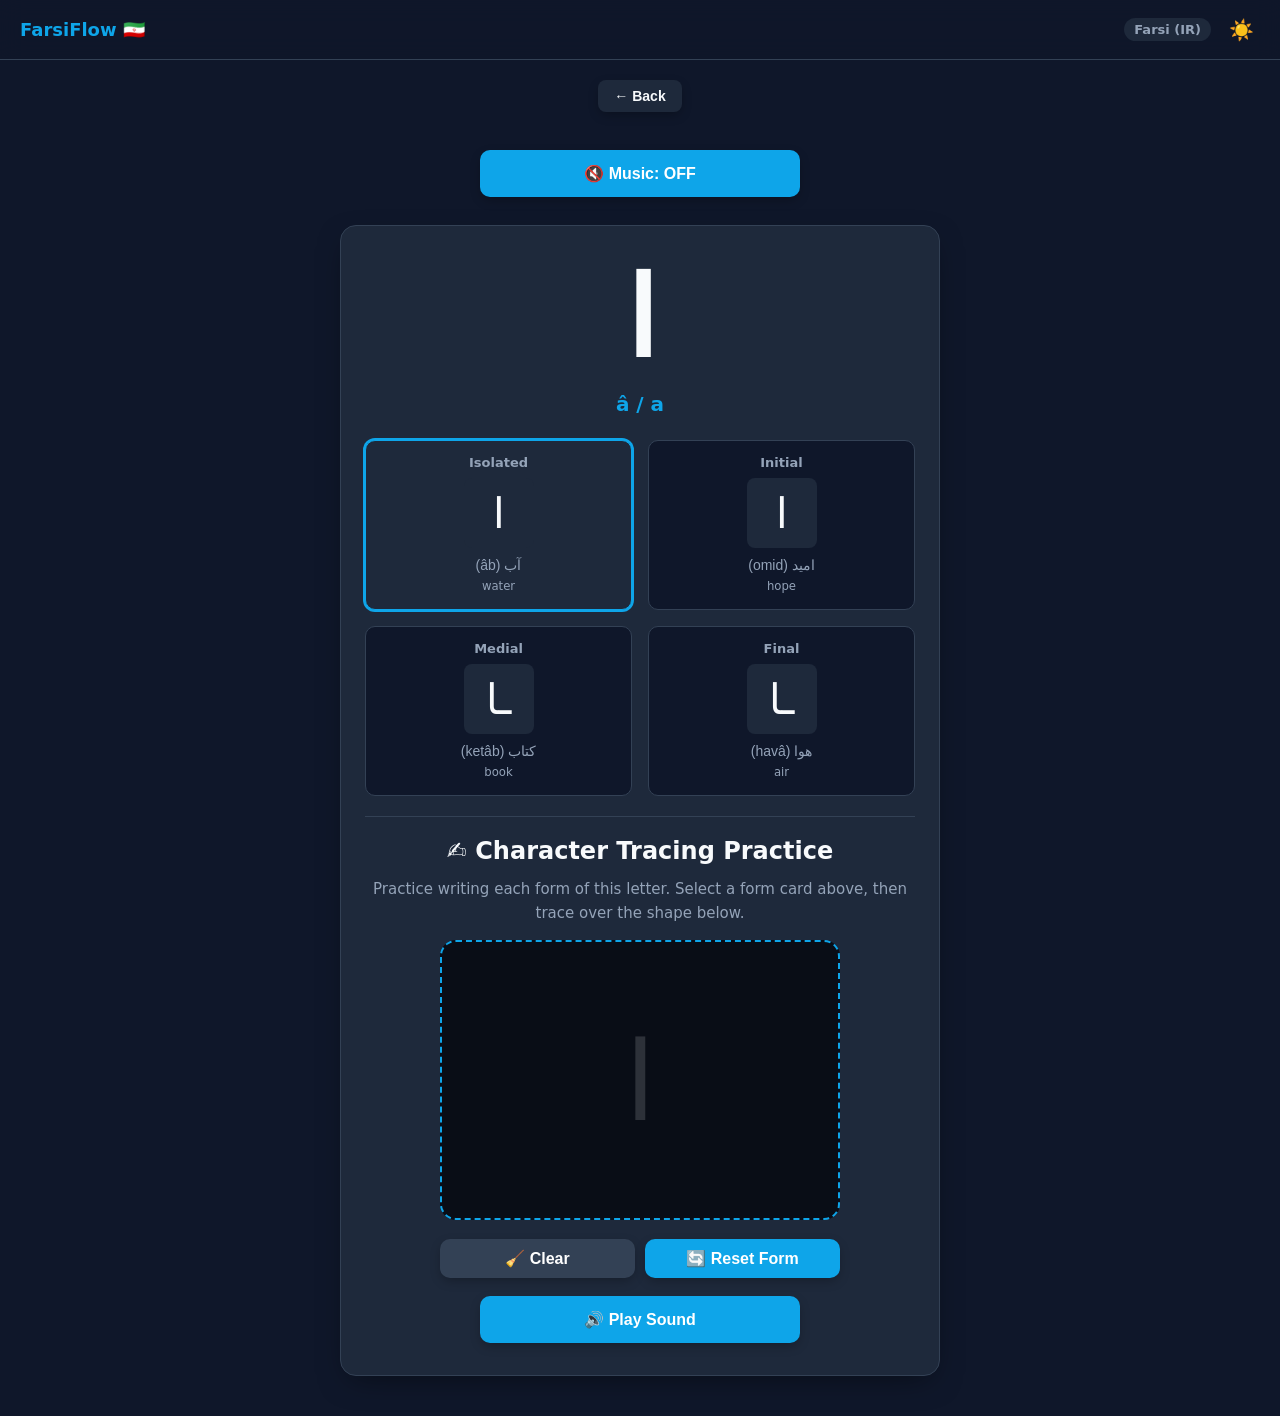
<file: viewer.html>
<!DOCTYPE html>
<html lang="en">
<head>
  <meta charset="UTF-8">
  <meta name="viewport" content="width=device-width, initial-scale=1.0">
  <title>Viewer | FarsiFlow</title>
  <link rel="stylesheet" href="style.css">
</head>

<body>

<!-- 🎵 Background Music (No autoplay to prevent browser blocking errors) -->
<audio id="bgMusic" loop>
  <source src="flute.mp3" type="audio/mpeg">
</audio>

<button class="back-btn" onclick="goBack()">← Back</button>

<div class="container">

  <!-- 🎵 Music Toggle -->
  <button id="musicToggleBtn" class="action-btn" onclick="toggleMusic()">🔇 Music: OFF</button>

  <!-- 🔥 MAIN VIEWER CARD -->
  <div class="viewer-card">

    <!-- 🔤 Character -->
    <h1 id="charDisplay"></h1>

    <!-- 🔊 Sound -->
    <p id="infoDisplay" class="info-text"></p>

    <!-- 🧩 FORMS -->
    <!-- 🧩 FORMS -->
    <div class="forms-container">

      <!-- Isolated -->
      <div class="form-card" id="isoCardContainer">
        <h3>Isolated</h3>
        <div class="form-char" id="isoChar"></div>
        <p id="isoExample" class="example-text"></p>
      </div>

      <!-- Initial -->
      <div class="form-card" id="initCardContainer">
        <h3>Initial</h3>
        <div class="form-char" id="initChar"></div>
        <p id="initExample" class="example-text"></p>
      </div>

      <!-- Medial -->
      <div class="form-card" id="medCardContainer">
        <h3>Medial</h3>
        <div class="form-char" id="medChar"></div>
        <p id="medExample" class="example-text"></p>
      </div>

      <!-- Final -->
      <div class="form-card" id="finCardContainer">
        <h3>Final</h3>
        <div class="form-char" id="finChar"></div>
        <p id="finExample" class="example-text"></p>
      </div>

    </div>

    <!-- ✍️ Character Tracing Practice -->
    <hr>
    <h2>✍️ Character Tracing Practice</h2>
    <p>Practice writing each form of this letter. Select a form card above, then trace over the shape below.</p>
    
    <div class="canvas-wrapper">
      <canvas id="tracingCanvas" width="380" height="280"></canvas>
      <div class="canvas-guidance" id="canvasGuidance"></div>
    </div>
    
    <div class="canvas-controls">
      <button onclick="clearCanvas()" style="background: var(--bg-accent); padding: 10px 16px; margin: 0; width: auto;">🧹 Clear</button>
      <button onclick="resetCanvasState()" style="background: var(--color-primary); padding: 10px 16px; margin: 0; width: auto;">🔄 Reset Form</button>
    </div>

    <!-- 🔊 ACTION -->
    <button class="action-btn" onclick="playSound()">🔊 Play Sound</button>

  </div>

</div>

<script src="https://code.responsivevoice.org/responsivevoice.js?key=FREE"></script>
<script src="script.js"></script>

<script>
function goBack() {
  window.history.back();
}

const music = document.getElementById("bgMusic");
const musicBtn = document.getElementById("musicToggleBtn");

function updateMusicBtn(isPlaying) {
  if (musicBtn) {
    musicBtn.innerText = isPlaying ? "🎵 Music: ON" : "🔇 Music: OFF";
  }
}

function toggleMusic() {
  if (music.paused) {
    music.play().then(() => {
      localStorage.setItem("musicEnabled", "true");
      updateMusicBtn(true);
    }).catch(err => console.log("Playback blocked by browser:", err));
  } else {
    music.pause();
    localStorage.setItem("musicEnabled", "false");
    updateMusicBtn(false);
  }
}

// Check saved music preference on load
document.addEventListener("DOMContentLoaded", () => {
  const musicEnabled = localStorage.getItem("musicEnabled") === "true";
  if (musicEnabled) {
    // Try to play; note that browsers might still block until user clicks/taps
    music.play().then(() => {
      updateMusicBtn(true);
    }).catch(err => {
      console.log("Autoplay blocked. Waiting for user interaction.");
      updateMusicBtn(false);
    });
  } else {
    updateMusicBtn(false);
  }
});

</script>
<script src="layout.js"></script>
</body>
</html>
</file>
<file: style.css>
/* ===== CORE DESIGN SYSTEM ===== */
:root {
  --bg-primary: #0f172a;
  --bg-secondary: #1e293b;
  --bg-accent: #334155;
  --text-primary: #f8fafc;
  --text-secondary: #94a3b8;
  --color-primary: #0ea5e9;
  --color-primary-hover: #0284c7;
  --color-success: #22c55e;
  --color-success-hover: #16a34a;
  --color-error: #ef4444;
  --color-warning: #f59e0b;
  
  --font-family: 'Segoe UI', system-ui, -apple-system, sans-serif;
  --font-arabic: 'Noto Naskh Arabic', 'Scheherazade New', 'Amiri', sans-serif;
  
  --border-radius-lg: 16px;
  --border-radius-md: 10px;
  --border-radius-sm: 8px;
  
  --transition-fast: 0.15s ease;
  --transition-normal: 0.25s ease;
  --container-max-width: 600px;
  --shadow-lg: 0 10px 30px -10px rgba(0, 0, 0, 0.5);
  --shadow-sm: 0 4px 12px -2px rgba(0, 0, 0, 0.3);
}

/* Light Theme Variables */
body.light-theme {
  --bg-primary: #f8fafc;
  --bg-secondary: #ffffff;
  --bg-accent: #e2e8f0;
  --text-primary: #0f172a;
  --text-secondary: #64748b;
  --color-primary: #0284c7;
  --color-primary-hover: #0369a1;
  --color-success: #16a34a;
  --color-success-hover: #15803d;
  --color-error: #dc2626;
  --color-warning: #d97706;
  --shadow-lg: 0 10px 30px -10px rgba(0, 0, 0, 0.1);
  --shadow-sm: 0 4px 12px -2px rgba(0, 0, 0, 0.05);
}

/* ===== GLOBAL & BODY ===== */
* {
  box-sizing: border-box;
  margin: 0;
  padding: 0;
}

body {
  background: var(--bg-primary);
  color: var(--text-primary);
  font-family: var(--font-family);
  text-align: center;
  direction: ltr;
  transition: background var(--transition-normal), color var(--transition-normal);
  min-height: 100vh;
  padding-top: 70px; /* offset for sticky header */
  padding-bottom: 80px; /* offset for mobile tab bar */
}

/* ===== CONTAINER ===== */
.container {
  width: 92%;
  max-width: var(--container-max-width);
  margin: 20px auto;
  animation: fadeIn var(--transition-normal);
}

@keyframes fadeIn {
  from { opacity: 0; transform: translateY(8px); }
  to { opacity: 1; transform: translateY(0); }
}

/* ===== HEADINGS & TYPOGRAPHY ===== */
h1 {
  font-size: clamp(24px, 5vw, 32px);
  font-weight: 800;
  letter-spacing: -0.025em;
  margin-bottom: 8px;
}

h2 {
  font-size: clamp(20px, 4vw, 24px);
  font-weight: 700;
  margin-top: 20px;
  margin-bottom: 12px;
}

p {
  font-size: 15px;
  color: var(--text-secondary);
  line-height: 1.6;
}

hr {
  border: 0;
  height: 1px;
  background: var(--bg-accent);
  margin: 20px 0;
}

/* ===== MODERN DYNAMIC BUTTONS ===== */
button, .action-btn {
  width: 100%;
  max-width: 320px;
  padding: 14px 20px;
  margin: 8px auto;
  font-size: 16px;
  font-weight: 700;
  border: none;
  border-radius: var(--border-radius-md);
  cursor: pointer;
  background: var(--color-primary);
  color: #ffffff;
  transition: all var(--transition-fast);
  box-shadow: var(--shadow-sm);
  display: inline-flex;
  align-items: center;
  justify-content: center;
  gap: 8px;
  user-select: none;
}

button:hover, .action-btn:hover {
  background: var(--color-primary-hover);
  transform: translateY(-2px);
  box-shadow: var(--shadow-lg);
}

button:active, .action-btn:active {
  transform: scale(0.98);
}

button:disabled, .action-btn:disabled {
  opacity: 0.5;
  cursor: not-allowed;
  transform: none;
  box-shadow: none;
}

/* Back Button Styles */
.back-btn {
  display: inline-flex;
  width: auto;
  padding: 8px 16px;
  font-size: 14px;
  background: var(--bg-secondary);
  color: var(--text-primary);
  border-radius: var(--border-radius-sm);
  margin: 10px;
}

.back-btn:hover {
  background: var(--bg-accent);
}

/* Menu Button Lists */
.level-buttons {
  display: flex;
  flex-direction: column;
  align-items: center;
  gap: 12px;
  width: 100%;
}

.level-buttons button {
  background: var(--bg-secondary);
  color: var(--text-primary);
}

.level-buttons button:hover {
  background: var(--bg-accent);
}

/* ===== APP HEADER & FOOTER NAV ===== */
.app-header {
  position: fixed;
  top: 0;
  left: 0;
  right: 0;
  height: 60px;
  background: rgba(15, 23, 42, 0.8);
  backdrop-filter: blur(12px);
  -webkit-backdrop-filter: blur(12px);
  border-bottom: 1px solid var(--bg-accent);
  z-index: 1000;
  display: flex;
  align-items: center;
  justify-content: space-between;
  padding: 0 20px;
  transition: background var(--transition-normal);
}

body.light-theme .app-header {
  background: rgba(248, 250, 252, 0.8);
}

.app-header .logo-container {
  display: flex;
  align-items: center;
  gap: 8px;
  font-size: 18px;
  font-weight: 800;
  color: var(--color-primary);
  text-decoration: none;
}

.app-header .header-controls {
  display: flex;
  align-items: center;
  gap: 12px;
}

.app-header .header-controls span {
  font-size: 13px;
  font-weight: 600;
  background: var(--bg-secondary);
  padding: 4px 10px;
  border-radius: 20px;
  color: var(--text-secondary);
}

.theme-toggle-btn {
  background: none;
  border: none;
  cursor: pointer;
  font-size: 20px;
  padding: 6px;
  width: auto;
  box-shadow: none;
  color: var(--text-primary);
}

.theme-toggle-btn:hover {
  background: var(--bg-accent);
  transform: rotate(15deg);
  box-shadow: none;
}

/* Bottom Tab Navigation Bar */
.bottom-nav {
  position: fixed;
  bottom: 0;
  left: 0;
  right: 0;
  height: 64px;
  background: rgba(30, 41, 59, 0.9);
  backdrop-filter: blur(16px);
  -webkit-backdrop-filter: blur(16px);
  border-top: 1px solid var(--bg-accent);
  display: flex;
  justify-content: space-around;
  align-items: center;
  z-index: 1000;
  box-shadow: 0 -4px 20px rgba(0, 0, 0, 0.3);
}

body.light-theme .bottom-nav {
  background: rgba(255, 255, 255, 0.9);
  box-shadow: 0 -4px 20px rgba(0, 0, 0, 0.05);
}

.nav-item {
  display: flex;
  flex-direction: column;
  align-items: center;
  justify-content: center;
  color: var(--text-secondary);
  text-decoration: none;
  font-size: 10px;
  font-weight: 700;
  flex: 1;
  height: 100%;
  gap: 4px;
  transition: color var(--transition-fast);
}

.nav-item .nav-icon {
  font-size: 20px;
}

.nav-item:hover {
  color: var(--text-primary);
}

.nav-item.active {
  color: var(--color-primary);
}

/* Hide desktop styles */
@media (min-width: 769px) {
  body {
    padding-bottom: 20px; /* No mobile nav bar padding */
  }
  .bottom-nav {
    display: none; /* Hide on desktop */
  }
}

/* ===== CHARACTER LIST ALPHABET ===== */
#characterList {
  display: grid;
  grid-template-columns: repeat(auto-fill, minmax(68px, 1fr));
  gap: 12px;
  padding: 15px 0;
}

#characterList button.char-btn {
  background: var(--color-primary);
  color: white;
  font-size: 26px;
  font-family: var(--font-arabic);
  height: 72px;
  width: 100%;
  margin: 0;
  padding: 0;
  border-radius: var(--border-radius-md);
  box-shadow: var(--shadow-sm);
}

#characterList button.char-btn:hover {
  background: var(--color-primary-hover);
}

/* ===== CARD VIEWER (ALPHABET VIEWER) ===== */
.viewer-card {
  background: var(--bg-secondary);
  padding: 24px;
  border-radius: var(--border-radius-lg);
  margin: 20px auto;
  box-shadow: var(--shadow-lg);
  border: 1px solid var(--bg-accent);
}

#charDisplay {
  font-size: clamp(64px, 15vw, 110px);
  margin: 5px 0;
  font-family: var(--font-arabic);
  color: var(--text-primary);
}

.info-text {
  font-size: clamp(16px, 4vw, 20px);
  color: var(--color-primary);
  font-weight: 600;
  margin-bottom: 20px;
}

.forms-container {
  display: grid;
  grid-template-columns: repeat(2, 1fr);
  gap: 16px;
  margin: 20px 0;
}

.form-card {
  background: var(--bg-primary);
  padding: 14px;
  border-radius: var(--border-radius-md);
  border: 1px solid var(--bg-accent);
  display: flex;
  flex-direction: column;
  align-items: center;
  cursor: pointer;
  transition: all var(--transition-fast);
}

.form-card:hover {
  border-color: var(--color-primary);
  transform: translateY(-2px);
}

.form-card.active {
  border-color: var(--color-primary);
  box-shadow: 0 0 0 2px var(--color-primary);
  background: var(--bg-secondary);
}

.form-card h3 {
  font-size: 13px;
  color: var(--text-secondary);
  margin-bottom: 8px;
}

.form-char {
  font-size: 42px;
  font-family: var(--font-arabic);
  background: var(--bg-secondary);
  padding: 10px;
  width: 70px;
  height: 70px;
  display: flex;
  align-items: center;
  justify-content: center;
  border-radius: var(--border-radius-sm);
  margin-bottom: 8px;
}

.example-text {
  font-size: 14px;
  line-height: 1.4;
  font-family: var(--font-arabic);
  direction: rtl;
  text-align: center;
}

.example-text small {
  font-family: var(--font-family);
  color: var(--text-secondary);
}

/* ===== STORY LIST CARD LAYOUT ===== */
#storyList {
  margin-top: 25px;
  display: grid;
  grid-template-columns: 1fr;
  gap: 20px;
  width: 100%;
  max-width: 500px;
  margin-left: auto;
  margin-right: auto;
}

.story-card {
  background: var(--bg-secondary);
  border: 1px solid var(--bg-accent);
  border-radius: var(--border-radius-lg);
  padding: 20px;
  text-align: left;
  box-shadow: var(--shadow-sm);
  transition: transform var(--transition-normal), border-color var(--transition-normal), box-shadow var(--transition-normal);
  display: flex;
  flex-direction: column;
  gap: 10px;
  cursor: pointer;
}

.story-card:hover {
  transform: translateY(-2px);
  border-color: var(--color-primary);
  box-shadow: var(--shadow-lg);
}

.story-card-header {
  display: flex;
  justify-content: space-between;
  align-items: flex-start;
  gap: 12px;
}

.story-card-title {
  font-family: var(--font-arabic);
  font-size: 20px;
  color: var(--text-primary);
  direction: rtl;
  text-align: right;
  line-height: 1.4;
  margin: 0;
  flex: 1;
}

.difficulty-badge {
  font-size: 11px;
  font-weight: 700;
  padding: 4px 8px;
  border-radius: 12px;
  text-transform: uppercase;
  letter-spacing: 0.05em;
  white-space: nowrap;
}

.difficulty-badge.beginner {
  background: rgba(34, 197, 94, 0.15);
  color: #4ade80;
  border: 1px solid rgba(34, 197, 94, 0.3);
}

.difficulty-badge.beginner-intermediate {
  background: rgba(168, 85, 247, 0.15);
  color: #c084fc;
  border: 1px solid rgba(168, 85, 247, 0.3);
}

.difficulty-badge.intermediate {
  background: rgba(245, 158, 11, 0.15);
  color: #fbbf24;
  border: 1px solid rgba(245, 158, 11, 0.3);
}

.difficulty-badge.advanced {
  background: rgba(239, 68, 68, 0.15);
  color: #f87171;
  border: 1px solid rgba(239, 68, 68, 0.3);
}

.difficulty-badge.expert {
  background: rgba(219, 39, 119, 0.15);
  color: #f472b6;
  border: 1px solid rgba(219, 39, 119, 0.3);
}

.story-card-subtitle {
  font-size: 14px;
  color: var(--text-secondary);
  font-style: italic;
  margin-top: -4px;
}

.story-card-stats {
  display: flex;
  flex-wrap: wrap;
  gap: 12px;
  font-size: 12px;
  color: var(--text-secondary);
  border-top: 1px solid rgba(255,255,255,0.05);
  padding-top: 8px;
}

body.light-theme .story-card-stats {
  border-top-color: rgba(0,0,0,0.05);
}

.story-card-stats span {
  display: flex;
  align-items: center;
  gap: 4px;
}

.read-story-btn {
  background: var(--color-primary);
  color: white;
  border: none;
  border-radius: var(--border-radius-md);
  padding: 10px 16px;
  font-size: 13px;
  font-weight: 600;
  cursor: pointer;
  width: 100%;
  margin-top: 8px;
  text-align: center;
  transition: background var(--transition-fast);
}

.read-story-btn:hover {
  background: var(--color-primary-hover);
}

/* ===== STORY VIEWER ===== */
#storyContainer {
  background: var(--bg-secondary);
  padding: 25px;
  border-radius: var(--border-radius-lg);
  border: 1px solid var(--bg-accent);
  display: flex;
  flex-wrap: wrap;
  justify-content: center;
  gap: 10px;
  margin: 20px 0;
  direction: rtl;
}

.word {
  padding: 8px 12px;
  background: var(--bg-primary);
  color: var(--text-primary);
  border-radius: var(--border-radius-sm);
  font-size: 20px;
  font-family: var(--font-arabic);
  cursor: pointer;
  transition: all var(--transition-fast);
  border: 1px solid var(--bg-accent);
  user-select: none;
}

.word:hover {
  background: var(--color-primary);
  color: white;
  transform: translateY(-1px);
}

.word.active {
  background: var(--color-primary);
  color: white;
}

/* Interactive Popup */
#popup {
  position: absolute;
  background: var(--bg-secondary);
  color: var(--text-primary);
  padding: 16px 20px;
  border-radius: var(--border-radius-lg);
  font-size: 14px;
  display: none;
  z-index: 1010;
  max-width: 250px;
  text-align: center;
  box-shadow: 0 10px 30px rgba(0,0,0,0.6);
  border: 1px solid var(--color-primary);
  pointer-events: auto; /* Allow interaction */
}

/* ===== SEARCH SYSTEM ===== */
.search-input {
  width: 100%;
  max-width: 420px;
  padding: 16px;
  margin: 10px auto;
  display: block;
  font-size: 16px;
  border-radius: var(--border-radius-md);
  border: 1px solid var(--bg-accent);
  background: var(--bg-secondary);
  color: var(--text-primary);
  outline: none;
  transition: border var(--transition-fast);
}

.search-input:focus {
  border-color: var(--color-primary);
}

.search-btn {
  width: 100%;
  max-width: 420px;
}

#results {
  display: flex;
  flex-direction: column;
  gap: 12px;
  margin-top: 20px;
}

.result-card {
  background: var(--bg-secondary);
  border: 1px solid var(--bg-accent);
  padding: 16px;
  border-radius: var(--border-radius-md);
  text-align: left;
  cursor: pointer;
  transition: border var(--transition-fast);
}

.result-card:hover {
  border-color: var(--color-primary);
}

.result-card h2 {
  font-family: var(--font-arabic);
  font-size: 24px;
  margin-top: 0;
  margin-bottom: 6px;
  color: var(--text-primary);
}

.result-card p {
  text-align: left;
}

mark {
  background: rgba(14, 165, 233, 0.3);
  color: inherit;
  padding: 0 2px;
  border-radius: 2px;
}

/* ===== DYNAMIC WRITING & TRACING CANVAS ===== */
.canvas-wrapper {
  position: relative;
  width: 100%;
  max-width: 400px;
  margin: 15px auto;
}

canvas#tracingCanvas {
  background: #090d16;
  border: 2px dashed var(--color-primary);
  border-radius: var(--border-radius-lg);
  width: 100%;
  height: 280px;
  cursor: crosshair;
  touch-action: none; /* Prevent scroll while drawing */
}

body.light-theme canvas#tracingCanvas {
  background: #f1f5f9;
}

/* Canvas Guidance Overlay */
.canvas-guidance {
  position: absolute;
  top: 50%;
  left: 50%;
  transform: translate(-50%, -50%);
  font-size: 110px;
  font-family: var(--font-arabic);
  opacity: 0.15;
  color: var(--text-primary);
  pointer-events: none;
  user-select: none;
}

.canvas-controls {
  display: flex;
  gap: 10px;
  justify-content: center;
  margin: 10px auto;
  max-width: 400px;
}

.canvas-controls button {
  width: auto;
  flex: 1;
  padding: 10px 16px;
}

/* ===== KEYBOARD PRACTICE ===== */
.typing-container {
  display: flex;
  flex-direction: column;
  align-items: center;
  width: 100%;
}

.target-text-card {
  background: var(--bg-secondary);
  padding: 24px;
  border-radius: var(--border-radius-lg);
  width: 100%;
  max-width: 420px;
  margin-bottom: 20px;
  border: 1px solid var(--bg-accent);
  box-shadow: var(--shadow-lg);
}

.target-arabic {
  font-family: var(--font-arabic);
  font-size: 42px;
  margin: 10px 0;
  direction: rtl;
  letter-spacing: 2px;
}

.target-meaning {
  color: var(--text-secondary);
  font-size: 15px;
}

/* Visual Typing Feedback */
.input-feedback-display {
  display: flex;
  justify-content: center;
  gap: 4px;
  margin: 15px 0;
  direction: rtl;
}

.char-box {
  width: 40px;
  height: 48px;
  border: 2px solid var(--bg-accent);
  border-radius: var(--border-radius-sm);
  display: flex;
  align-items: center;
  justify-content: center;
  font-family: var(--font-arabic);
  font-size: 26px;
  background: var(--bg-primary);
}

.char-box.correct {
  background: rgba(34, 197, 94, 0.2);
  border-color: var(--color-success);
  color: var(--color-success);
}

.char-box.incorrect {
  background: rgba(239, 68, 68, 0.2);
  border-color: var(--color-error);
  color: var(--color-error);
}

.char-box.current {
  border-color: var(--color-primary);
  box-shadow: 0 0 8px rgba(14, 165, 233, 0.5);
  animation: pulse 1.2s infinite;
}

@keyframes pulse {
  0% { transform: scale(1); }
  50% { transform: scale(1.05); }
  100% { transform: scale(1); }
}

/* ===== TYPING MODULE STYLES ===== */

/* Control Panel Dashboard */
.control-panel-card {
  background: var(--bg-secondary);
  border: 1px solid var(--bg-accent);
  padding: 16px;
  border-radius: var(--border-radius-lg);
  margin-bottom: 15px;
  text-align: left;
  box-shadow: var(--shadow-sm);
}

.control-row {
  display: flex;
  gap: 12px;
  width: 100%;
}

.control-group {
  flex: 1;
  display: flex;
  flex-direction: column;
  gap: 4px;
}

.control-group label {
  font-size: 11px;
  font-weight: 700;
  color: var(--text-secondary);
  text-transform: uppercase;
  letter-spacing: 0.05em;
}

.control-group select {
  background: var(--bg-primary);
  color: var(--text-primary);
  border: 1px solid var(--bg-accent);
  padding: 10px 12px;
  border-radius: var(--border-radius-sm);
  font-size: 14px;
  font-weight: 600;
  cursor: pointer;
  outline: none;
  transition: border-color var(--transition-fast);
  width: 100%;
}

.control-group select:focus {
  border-color: var(--color-primary);
}

/* Toggle Switch Styles */
.toggle-group {
  display: flex;
  align-items: center;
  gap: 8px;
}

.toggle-label {
  font-size: 13px;
  font-weight: 600;
  color: var(--text-primary);
}

.switch {
  position: relative;
  display: inline-block;
  width: 44px;
  height: 24px;
}

.switch input {
  opacity: 0;
  width: 0;
  height: 0;
}

.slider {
  position: absolute;
  cursor: pointer;
  top: 0;
  left: 0;
  right: 0;
  bottom: 0;
  background-color: var(--bg-accent);
  transition: .3s;
}

.slider:before {
  position: absolute;
  content: "";
  height: 18px;
  width: 18px;
  left: 3px;
  bottom: 3px;
  background-color: white;
  transition: .3s;
}

input:checked + .slider {
  background-color: var(--color-primary);
}

input:checked + .slider:before {
  transform: translateX(20px);
}

.slider.round {
  border-radius: 24px;
}

.slider.round:before {
  border-radius: 50%;
}

/* Search Bar Styles */
.search-practice-container {
  position: relative;
  width: 100%;
  margin-bottom: 15px;
  text-align: left;
}

.search-bar-row {
  display: flex;
  align-items: center;
  position: relative;
  width: 100%;
}

.search-bar-row input {
  width: 100%;
  padding: 12px 40px 12px 16px;
  background: var(--bg-secondary);
  border: 1px solid var(--bg-accent);
  border-radius: var(--border-radius-md);
  color: var(--text-primary);
  font-size: 15px;
  font-weight: 600;
  outline: none;
  transition: all var(--transition-fast);
}

.search-bar-row input:focus {
  border-color: var(--color-primary);
  box-shadow: 0 0 0 3px rgba(14, 165, 233, 0.15);
}

.clear-search-btn {
  position: absolute;
  right: 12px;
  background: none !important;
  border: none !important;
  color: var(--text-secondary);
  font-size: 20px;
  cursor: pointer;
  padding: 0;
  width: auto;
  box-shadow: none !important;
  transform: none !important;
}

.clear-search-btn:hover {
  color: var(--text-primary);
}

.search-suggestions-dropdown {
  position: absolute;
  top: 100%;
  left: 0;
  right: 0;
  background: var(--bg-secondary);
  border: 1px solid var(--bg-accent);
  border-radius: var(--border-radius-md);
  box-shadow: var(--shadow-lg);
  z-index: 100;
  max-height: 280px;
  overflow-y: auto;
  margin-top: 6px;
}

.search-suggestion-item {
  padding: 12px 16px;
  display: flex;
  align-items: center;
  justify-content: space-between;
  cursor: pointer;
  border-bottom: 1px solid var(--bg-accent);
  transition: background var(--transition-fast);
  color: var(--text-primary);
  text-align: left;
}

.search-suggestion-item:last-child {
  border-bottom: none;
}

.search-suggestion-item:hover {
  background: var(--bg-accent);
}

.search-suggestion-item.disabled {
  cursor: default;
  color: var(--text-secondary);
  justify-content: center;
  font-style: italic;
}

.suggestion-farsi {
  font-family: var(--font-arabic);
  font-size: 18px;
  color: var(--text-primary);
  direction: rtl;
}

.suggestion-meaning {
  font-size: 14px;
  color: var(--text-secondary);
  margin-left: 10px;
  margin-right: auto;
}

.suggestion-badge {
  font-size: 9px;
  font-weight: 700;
  padding: 3px 6px;
  border-radius: 4px;
  background: rgba(14, 165, 233, 0.15);
  color: var(--color-primary);
  text-transform: uppercase;
}

/* Stats Dashboard */
.stats-dashboard {
  display: flex;
  gap: 10px;
  margin-bottom: 15px;
}

.stat-widget {
  flex: 1;
  background: var(--bg-secondary);
  border: 1px solid var(--bg-accent);
  border-radius: var(--border-radius-md);
  padding: 12px;
  display: flex;
  flex-direction: column;
  align-items: center;
  justify-content: center;
  box-shadow: var(--shadow-sm);
}

.stat-value {
  font-size: 20px;
  font-weight: 800;
  color: var(--color-primary);
}

.stat-label {
  font-size: 10px;
  font-weight: 700;
  color: var(--text-secondary);
  text-transform: uppercase;
  margin-top: 2px;
}

/* View Options */
.view-options-row {
  display: flex;
  justify-content: center;
  gap: 20px;
  margin-bottom: 15px;
}

.checkbox-container {
  display: flex;
  align-items: center;
  gap: 8px;
  cursor: pointer;
  user-select: none;
}

.checkbox-container input {
  cursor: pointer;
  accent-color: var(--color-primary);
  width: 16px;
  height: 16px;
}

.checkbox-label {
  font-size: 13px;
  font-weight: 600;
  color: var(--text-secondary);
}

/* Enhanced Target Text Card */
.target-text-card {
  background: var(--bg-secondary);
  border: 1px solid var(--bg-accent);
  border-radius: var(--border-radius-lg);
  padding: 20px;
  box-shadow: var(--shadow-lg);
  margin-bottom: 15px;
  display: flex;
  flex-direction: column;
  align-items: center;
  width: 100%;
}

.target-translit {
  font-size: 16px;
  font-style: italic;
  color: var(--color-warning);
  margin-top: 4px;
}

.target-card-actions {
  display: flex;
  gap: 10px;
  justify-content: center;
  width: 100%;
  margin-top: 15px;
}

/* Shaking animation for mistakes */
.shake-animation {
  animation: shake 0.25s ease-in-out;
}

@keyframes shake {
  0%, 100% { transform: translateX(0); }
  25% { transform: translateX(-4px); }
  75% { transform: translateX(4px); }
}

/* Virtual Keyboard UI Layout and Highlights */
.virtual-keyboard {
  width: 100%;
  max-width: 500px;
  background: var(--bg-secondary);
  border: 1px solid var(--bg-accent);
  padding: 10px;
  border-radius: var(--border-radius-lg);
  margin-top: 15px;
  display: flex;
  flex-direction: column;
  gap: 6px;
  direction: rtl; /* Persian layout flows right to left */
}

.keyboard-row {
  display: flex;
  justify-content: center;
  gap: 4px;
  width: 100%;
}

.key {
  background: var(--bg-primary);
  color: var(--text-primary);
  border: 1px solid var(--bg-accent);
  border-radius: var(--border-radius-sm);
  height: 44px;
  flex: 1;
  display: flex;
  flex-direction: column;
  align-items: center;
  justify-content: center;
  cursor: pointer;
  user-select: none;
  transition: all var(--transition-fast);
  position: relative;
}

.key:hover {
  background: var(--bg-accent);
}

.key:active {
  background: var(--color-primary);
  color: white;
}

.key.space-key {
  flex: 5;
  font-family: var(--font-family);
  font-size: 13px;
  font-weight: 700;
}

.key.action-key {
  flex: 2;
  font-size: 11px;
  font-family: var(--font-family);
  font-weight: 700;
  background: var(--bg-accent);
}

.key-highlight {
  border-color: var(--color-primary) !important;
  background: rgba(14, 165, 233, 0.15) !important;
  box-shadow: 0 0 10px rgba(14, 165, 233, 0.6);
  transform: translateY(-2px);
  animation: pulse-border 1.5s infinite;
}

@keyframes pulse-border {
  0% { box-shadow: 0 0 4px rgba(14, 165, 233, 0.4); }
  50% { box-shadow: 0 0 12px rgba(14, 165, 233, 0.8); }
  100% { box-shadow: 0 0 4px rgba(14, 165, 233, 0.4); }
}

.qwerty-hint {
  font-size: 9px;
  font-weight: 700;
  color: var(--text-secondary);
  opacity: 0.65;
  margin-top: 1px;
  font-family: var(--font-family);
}

.farsi-letter {
  font-family: var(--font-arabic);
  font-size: 16px;
  font-weight: 600;
}


/* ===== POETRY LIBRARY STYLES ===== */
.poetry-grid {
  display: grid;
  grid-template-columns: repeat(auto-fill, minmax(130px, 1fr));
  gap: 12px;
  padding: 10px 0;
}

.poet-card {
  background: var(--bg-secondary);
  border: 1px solid var(--bg-accent);
  padding: 16px;
  border-radius: var(--border-radius-lg);
  cursor: pointer;
  transition: all var(--transition-normal);
  display: flex;
  flex-direction: column;
  align-items: center;
}

.poet-card:hover {
  border-color: var(--color-primary);
  transform: translateY(-3px);
  box-shadow: var(--shadow-lg);
}

.poet-avatar {
  width: 60px;
  height: 60px;
  border-radius: 50%;
  background: var(--bg-accent);
  display: flex;
  align-items: center;
  justify-content: center;
  font-size: 32px;
  margin-bottom: 8px;
}

.poet-name {
  font-weight: 700;
  font-size: 14px;
}

/* Category Tabs */
.tabs-container {
  display: flex;
  overflow-x: auto;
  gap: 8px;
  margin: 15px 0;
  padding-bottom: 4px;
  scrollbar-width: none;
}

.tabs-container::-webkit-scrollbar {
  display: none;
}

.tab-item {
  padding: 8px 16px;
  background: var(--bg-secondary);
  border: 1px solid var(--bg-accent);
  border-radius: 20px;
  font-size: 13px;
  font-weight: 700;
  cursor: pointer;
  white-space: nowrap;
  color: var(--text-secondary);
  transition: all var(--transition-fast);
}

.tab-item.active {
  background: var(--color-primary);
  border-color: var(--color-primary);
  color: white;
}

.poem-list-item {
  background: var(--bg-secondary);
  border: 1px solid var(--bg-accent);
  padding: 16px;
  border-radius: var(--border-radius-md);
  margin-bottom: 12px;
  text-align: left;
  cursor: pointer;
  display: flex;
  justify-content: space-between;
  align-items: center;
  transition: border var(--transition-fast);
}

.poem-list-item:hover {
  border-color: var(--color-primary);
}

.poem-info h3 {
  font-size: 16px;
  font-family: var(--font-arabic);
  direction: rtl;
  text-align: left;
  margin-bottom: 4px;
}

.poem-info p {
  font-size: 12px;
  text-align: left;
}

.badge {
  background: var(--bg-accent);
  color: var(--text-secondary);
  font-size: 11px;
  font-weight: 700;
  padding: 3px 8px;
  border-radius: 12px;
}

/* Interactive Poem Viewer */
.poem-viewer-container {
  display: flex;
  flex-direction: column;
  gap: 16px;
}

.verse-row {
  display: flex;
  flex-direction: column;
  gap: 8px;
  background: var(--bg-secondary);
  padding: 16px;
  border-radius: var(--border-radius-lg);
  border: 1px solid var(--bg-accent);
}

.verse-arabic {
  font-family: var(--font-arabic);
  font-size: 22px;
  line-height: 1.8;
  direction: rtl;
  text-align: right;
  display: flex;
  flex-wrap: wrap;
  justify-content: right;
  gap: 6px;
}

.verse-translit {
  font-size: 13px;
  color: var(--color-primary);
  font-style: italic;
  text-align: left;
}

.verse-translation {
  font-size: 14px;
  color: var(--text-secondary);
  text-align: left;
}

.audio-controls-panel {
  background: var(--bg-secondary);
  padding: 16px;
  border-radius: var(--border-radius-lg);
  border: 1px solid var(--bg-accent);
  display: flex;
  align-items: center;
  justify-content: space-between;
  flex-wrap: wrap;
  gap: 12px;
  margin-bottom: 15px;
}

.audio-buttons {
  display: flex;
  align-items: center;
  gap: 8px;
}

.speed-control {
  display: flex;
  align-items: center;
  gap: 8px;
  font-size: 13px;
  color: var(--text-secondary);
}

.speed-control input[type="range"] {
  width: 80px;
}

/* Home Page daily verse widget */
.daily-verse-card {
  background: var(--bg-secondary);
  border: 1px solid var(--color-primary);
  padding: 20px;
  border-radius: var(--border-radius-lg);
  margin-bottom: 24px;
  box-shadow: var(--shadow-lg);
  text-align: center;
}

.daily-verse-card h3 {
  font-size: 14px;
  color: var(--color-primary);
  margin-bottom: 12px;
  text-transform: uppercase;
  letter-spacing: 1px;
}

.daily-verse-arabic {
  font-family: var(--font-arabic);
  font-size: 22px;
  line-height: 1.8;
  direction: rtl;
  margin-bottom: 8px;
  color: var(--text-primary);
}

.daily-verse-translation {
  font-size: 14px;
  color: var(--text-secondary);
  margin-bottom: 15px;
}

.daily-verse-actions {
  display: flex;
  justify-content: center;
  gap: 10px;
}

.daily-verse-actions button {
  width: auto;
  margin: 0;
  padding: 8px 16px;
  font-size: 13px;
}

/* ===== STORY CHAPTER NAVIGATION HEADER ===== */
.chapter-nav-header {
  background: var(--bg-secondary);
  border: 1px solid var(--bg-accent);
  border-radius: var(--border-radius-lg);
  padding: 16px;
  margin-bottom: 20px;
  display: flex;
  flex-direction: column;
  gap: 12px;
  align-items: center;
  width: 100%;
}

.chapter-controls {
  display: flex;
  align-items: center;
  justify-content: space-between;
  width: 100%;
  gap: 10px;
}

.chapter-select {
  flex: 1;
  background: var(--bg-primary);
  color: var(--text-primary);
  border: 1px solid var(--bg-accent);
  border-radius: var(--border-radius-md);
  padding: 10px 14px;
  font-size: 14px;
  font-family: var(--font-family);
  cursor: pointer;
  outline: none;
  transition: border-color var(--transition-fast);
}

.chapter-select:focus {
  border-color: var(--color-primary);
}

.nav-btn {
  background: var(--bg-accent);
  color: var(--text-primary);
  border: none;
  border-radius: var(--border-radius-md);
  padding: 10px 16px;
  font-size: 14px;
  font-weight: 600;
  cursor: pointer;
  transition: all var(--transition-fast);
  white-space: nowrap;
}

.nav-btn:hover:not(:disabled) {
  background: var(--color-primary);
  color: white;
}

.nav-btn:disabled {
  opacity: 0.4;
  cursor: not-allowed;
}

.progress-container {
  width: 100%;
  background: var(--bg-primary);
  border-radius: var(--border-radius-sm);
  height: 8px;
  overflow: hidden;
  position: relative;
}

.progress-bar {
  background: var(--color-primary);
  height: 100%;
  width: 0%;
  transition: width 0.3s ease;
}

/* ===== CHAPTER VOCABULARY SECTION ===== */
.vocabulary-section {
  margin-top: 35px;
  border-top: 1px solid var(--bg-accent);
  padding-top: 25px;
  text-align: left;
  width: 100%;
}

.vocabulary-section h3 {
  font-size: 18px;
  font-weight: 700;
  margin-bottom: 15px;
  display: flex;
  align-items: center;
  gap: 8px;
}

.vocab-grid {
  display: grid;
  grid-template-columns: repeat(auto-fill, minmax(200px, 1fr));
  gap: 12px;
  margin-top: 10px;
}

.vocab-item {
  background: var(--bg-secondary);
  border: 1px solid var(--bg-accent);
  border-radius: var(--border-radius-md);
  padding: 12px 16px;
  display: flex;
  flex-direction: column;
  gap: 4px;
  transition: transform var(--transition-fast), border-color var(--transition-fast);
}

.vocab-item:hover {
  transform: translateY(-1px);
  border-color: var(--color-primary);
}

.vocab-word {
  font-family: var(--font-arabic);
  font-size: 20px;
  color: var(--color-primary);
  direction: rtl;
  text-align: right;
}

.vocab-translit {
  font-size: 12px;
  color: var(--text-secondary);
  font-style: italic;
}

.vocab-meaning {
  font-size: 14px;
  color: var(--text-primary);
  font-weight: 500;
}

/* ===== RELATED POETRY INTEGRATION CARD ===== */
.related-poet-card {
  background: var(--bg-secondary);
  border: 1px solid var(--bg-accent);
  border-radius: var(--border-radius-lg);
  padding: 20px;
  margin-top: 24px;
  text-align: center;
  box-shadow: var(--shadow-sm);
  display: flex;
  flex-direction: column;
  align-items: center;
  gap: 12px;
  border-left: 4px solid var(--color-primary);
  width: 100%;
}

.related-poet-header {
  font-size: 13px;
  color: var(--color-primary);
  text-transform: uppercase;
  font-weight: 700;
  letter-spacing: 1px;
}

.related-poet-info {
  font-size: 18px;
  font-weight: 700;
}

.related-poet-work {
  font-size: 14px;
  color: var(--text-secondary);
  font-style: italic;
  margin-top: -6px;
}

.poet-link-btn {
  background: var(--bg-accent);
  color: var(--text-primary);
  border: 1px solid var(--color-primary);
  border-radius: var(--border-radius-md);
  padding: 8px 16px;
  font-size: 13px;
  font-weight: 600;
  text-decoration: none;
  cursor: pointer;
  transition: all var(--transition-fast);
  display: inline-block;
  margin-top: 6px;
}

.poet-link-btn:hover {
  background: var(--color-primary);
  color: white;
}

/* ===== HOME PAGE CONTINUE READING CARD ===== */
.continue-reading-card {
  background: var(--bg-secondary);
  border: 1px solid var(--bg-accent);
  border-left: 4px solid var(--color-success);
  padding: 20px;
  border-radius: var(--border-radius-lg);
  margin-bottom: 24px;
  box-shadow: var(--shadow-lg);
  text-align: left;
}

.continue-reading-card h3 {
  font-size: 14px;
  color: var(--color-success);
  margin-bottom: 12px;
  text-transform: uppercase;
  letter-spacing: 1px;
}

.continue-reading-title {
  font-family: var(--font-family);
  font-size: 18px;
  font-weight: 700;
  color: var(--text-primary);
  margin-bottom: 4px;
}

.continue-reading-details {
  font-size: 13px;
  color: var(--text-secondary);
  margin-bottom: 10px;
}

.continue-reading-progress-container {
  background: var(--bg-primary);
  border-radius: var(--border-radius-sm);
  height: 6px;
  overflow: hidden;
  margin-bottom: 14px;
}

.continue-reading-progress-bar {
  background: var(--color-success);
  height: 100%;
  width: 0%;
  transition: width 0.3s ease;
}

.continue-reading-btn {
  background: var(--color-success);
  color: white;
  border: none;
  border-radius: var(--border-radius-md);
  padding: 8px 16px;
  font-size: 13px;
  font-weight: 600;
  cursor: pointer;
  transition: background var(--transition-fast);
  margin: 0;
  width: auto;
}

.continue-reading-btn:hover {
  background: var(--color-success-hover);
}

/* ===== CONTACT SECTION STYLES ===== */
.contact-card {
  background: var(--bg-secondary);
  border: 1px solid var(--bg-accent);
  border-radius: var(--border-radius-lg);
  padding: 32px 24px;
  margin-top: 24px;
  box-shadow: var(--shadow-lg);
  text-align: right;
  animation: fadeIn var(--transition-normal);
  transition: transform var(--transition-normal);
}

.contact-group {
  margin-bottom: 20px;
  display: flex;
  flex-direction: column;
  gap: 8px;
}

.contact-group label {
  font-size: 13.5px;
  font-weight: 600;
  color: var(--text-primary);
  letter-spacing: 0.3px;
  padding-right: 4px;
}

.contact-input, .contact-textarea {
  width: 100%;
  padding: 14px 16px;
  font-size: 15px;
  background: var(--bg-primary);
  color: var(--text-primary);
  border: 1px solid var(--bg-accent);
  border-radius: var(--border-radius-md);
  outline: none;
  font-family: var(--font-family);
  transition: all var(--transition-fast);
}

.contact-input:focus, .contact-textarea:focus {
  border-color: var(--color-primary);
  box-shadow: 0 0 0 3px rgba(14, 165, 233, 0.15);
  background: var(--bg-secondary);
}

body.light-theme .contact-input:focus,
body.light-theme .contact-textarea:focus {
  box-shadow: 0 0 0 3px rgba(2, 132, 199, 0.1);
}

.contact-textarea {
  min-height: 130px;
  resize: vertical;
  line-height: 1.6;
}

.contact-form-btn {
  width: 100%;
  padding: 14px 24px;
  font-size: 16px;
  font-weight: 700;
  border-radius: var(--border-radius-md);
  border: none;
  cursor: pointer;
  background: linear-gradient(135deg, var(--color-primary), #0284c7);
  color: #ffffff;
  box-shadow: 0 4px 12px rgba(14, 165, 233, 0.2);
  transition: all var(--transition-fast);
  display: inline-flex;
  align-items: center;
  justify-content: center;
  gap: 8px;
  margin: 8px auto 0 auto;
}

.contact-form-btn:hover {
  background: linear-gradient(135deg, #0ea5e9, #0369a1);
  transform: translateY(-2px);
  box-shadow: 0 6px 20px rgba(14, 165, 233, 0.35);
}

.contact-form-btn:active {
  transform: translateY(0);
}

.contact-status {
  margin-top: 16px;
  font-size: 14px;
  font-weight: 600;
  text-align: center;
}

/* ===== QUIZ PAGE STYLES ===== */

.quiz-page-container {
  max-width: 680px;
}

/* Quiz Type Buttons */
.quiz-types {
  display: flex;
  flex-wrap: wrap;
  gap: 8px;
  justify-content: center;
  margin-bottom: 20px;
}

.quiz-type-btn {
  padding: 8px 14px;
  font-size: 12px;
  font-weight: 700;
  border-radius: var(--border-radius-md);
  border: 1px solid var(--bg-accent);
  background: var(--bg-secondary);
  color: var(--text-secondary);
  cursor: pointer;
  transition: all var(--transition-fast);
  white-space: nowrap;
}

.quiz-type-btn:hover {
  border-color: var(--color-primary);
  color: var(--color-primary);
  background: rgba(14, 165, 233, 0.08);
  transform: translateY(-1px);
}

.quiz-type-btn.active {
  background: linear-gradient(135deg, var(--color-primary), #0284c7);
  color: white;
  border-color: transparent;
  box-shadow: 0 4px 12px rgba(14, 165, 233, 0.3);
}

/* Quiz Card */
.quiz-card {
  background: var(--bg-secondary);
  border: 1px solid var(--bg-accent);
  border-radius: var(--border-radius-lg);
  padding: 32px 24px;
  display: flex;
  flex-direction: column;
  align-items: center;
  gap: 20px;
  box-shadow: var(--shadow-lg);
  min-height: 360px;
}

/* Question Hint */
.question-hint {
  font-size: 13px;
  font-weight: 600;
  color: var(--text-secondary);
  text-align: center;
  margin: 0;
  min-height: 18px;
  font-style: italic;
}

/* Question Display */
.question-display {
  text-align: center;
  padding: 20px;
  border-radius: var(--border-radius-md);
  background: var(--bg-primary);
  border: 1px solid var(--bg-accent);
  width: 100%;
  min-height: 80px;
  display: flex;
  align-items: center;
  justify-content: center;
  transition: all var(--transition-fast);
}

.question-display.farsi-large {
  font-family: var(--font-arabic);
  font-size: 52px;
  font-weight: 700;
  direction: rtl;
  color: var(--text-primary);
}

.question-display.farsi-medium {
  font-family: var(--font-arabic);
  font-size: 30px;
  font-weight: 700;
  direction: rtl;
  color: var(--text-primary);
}

.question-display.latin-display {
  font-size: 26px;
  font-weight: 700;
  color: var(--text-primary);
}

/* Options Grid */
.options-grid {
  display: grid;
  grid-template-columns: 1fr 1fr;
  gap: 12px;
  width: 100%;
}

.option-btn {
  padding: 14px 16px;
  font-size: 15px;
  font-weight: 600;
  border-radius: var(--border-radius-md);
  border: 1.5px solid var(--bg-accent);
  background: var(--bg-primary);
  color: var(--text-primary);
  cursor: pointer;
  transition: all var(--transition-fast);
  text-align: center;
  word-break: break-word;
  line-height: 1.4;
}

.option-btn.farsi-option {
  font-family: var(--font-arabic);
  font-size: 22px;
  direction: rtl;
}

.option-btn:hover:not(:disabled) {
  border-color: var(--color-primary);
  background: rgba(14, 165, 233, 0.08);
  transform: translateY(-2px);
  box-shadow: 0 4px 12px rgba(14, 165, 233, 0.2);
}

.option-btn:disabled {
  cursor: default;
}

.option-btn.btn-correct {
  background: rgba(34, 197, 94, 0.15) !important;
  border-color: #22c55e !important;
  color: #22c55e !important;
}

.option-btn.btn-wrong {
  background: rgba(239, 68, 68, 0.15) !important;
  border-color: #ef4444 !important;
  color: #ef4444 !important;
}

/* Result Display */
.result-display {
  font-size: 16px;
  font-weight: 700;
  text-align: center;
  min-height: 24px;
  margin: 0;
}

.result-correct {
  color: #22c55e;
}

.result-wrong {
  color: #ef4444;
}

.streak-badge {
  display: inline-block;
  background: rgba(251, 146, 60, 0.2);
  color: #fb923c;
  border-radius: 20px;
  padding: 2px 10px;
  font-size: 13px;
  margin-left: 8px;
}

/* Next Button */
.btn-next {
  padding: 12px 28px;
  font-size: 15px;
  font-weight: 700;
  border-radius: var(--border-radius-md);
  border: none;
  background: linear-gradient(135deg, var(--color-primary), #0284c7);
  color: white;
  cursor: pointer;
  transition: all var(--transition-fast);
  box-shadow: 0 4px 12px rgba(14, 165, 233, 0.3);
}

.btn-next:hover {
  transform: translateY(-2px);
  box-shadow: 0 6px 20px rgba(14, 165, 233, 0.4);
}

.quiz-error {
  padding: 30px;
  text-align: center;
  color: var(--text-secondary);
  font-size: 16px;
}
</file>
